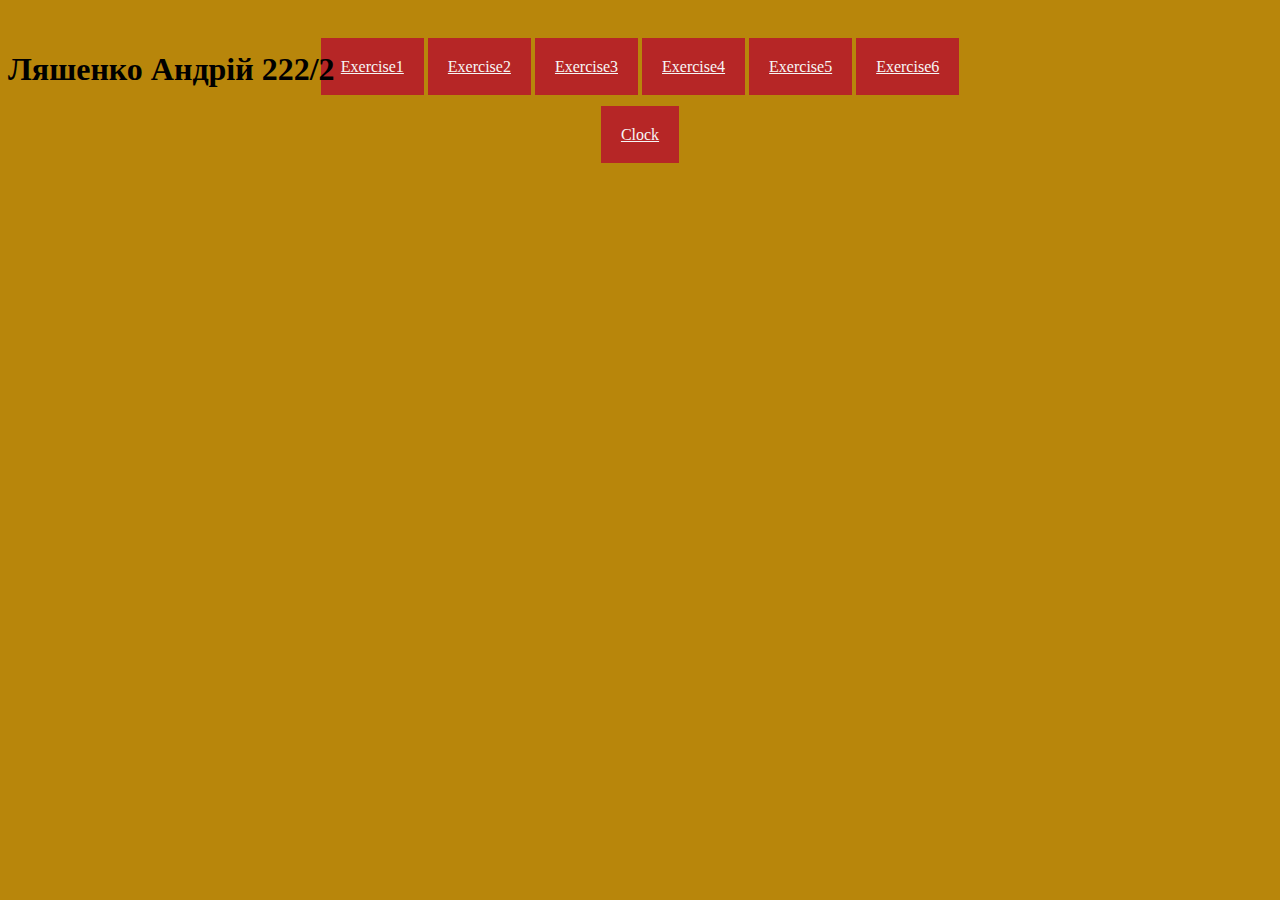
<file: index.html>
<!DOCTYPE html>
<html lang="en">
<head>
    <meta charset="UTF-8">
    <title>Title</title>
    <link href="style.css" rel="stylesheet" type="text/css">
</head>

</style>
</head>
<body>
    <div>
        <a href="Exercise1/Exercise1.html">Exercise1</a>
        <a href="Exercise2/Exercise1.html">Exercise2</a>
        <a href="Exercise3/index.html">Exercise3</a>
        <a href="Exercise4/index.html">Exercise4</a>
        <a href="Exercise5/index.html">Exercise5</a>
        <a href="svgMap/index.html">Exercise6</a>
    </div>
    <div><a href="canvas/index.html">Clock</a></div>

<h1>Ляшенко Андрій 222/2</h1>
</body>
</html>
</file>
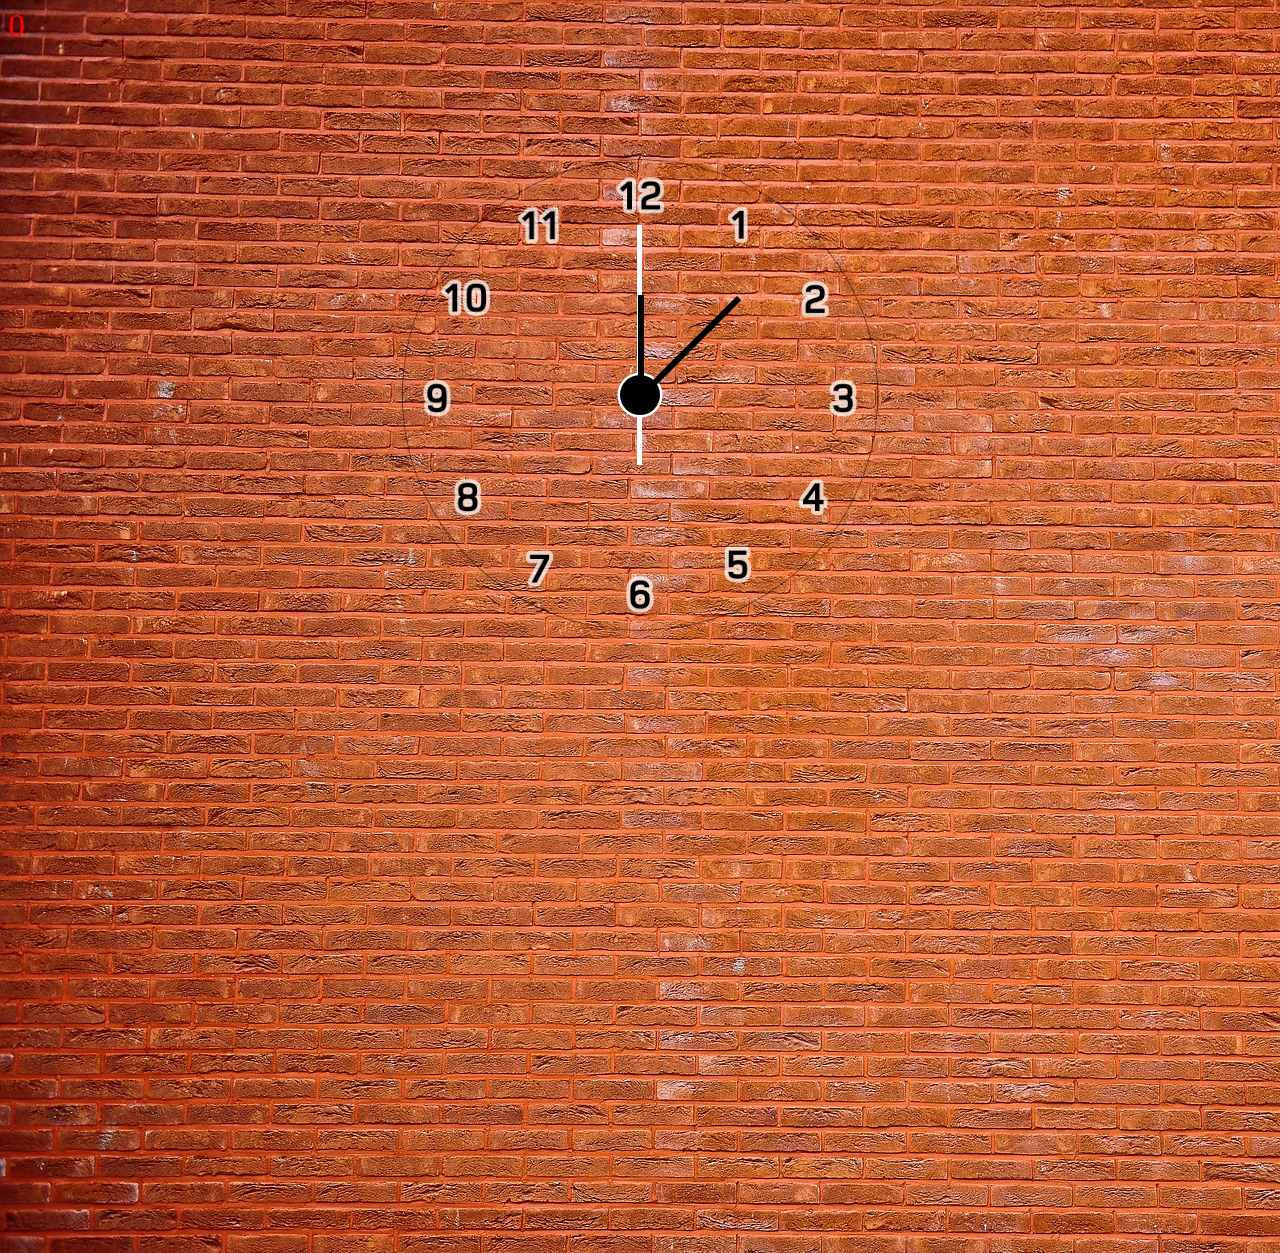
<file: canvas/index.html>
<!DOCTYPE html>
<html lang="en">
<head>
    <meta charset="UTF-8">
    <title>Clock</title>
    <link rel="stylesheet" href="style.css">
</head>
<body>

<div id="timer" style="color: red; font-size: 33px"></div>
<img src="image.png" width="500" height="700" alt="q">
<canvas class="canvas" id="canvas1"  width="500" height="500" > </canvas>
<canvas class="canvas" id="canvas2" width="500" height="500" > </canvas>
<canvas class="canvas" id="canvas3" width="500" height="500" > </canvas>
<script src="main.js"></script>
</body>
</html>
</file>
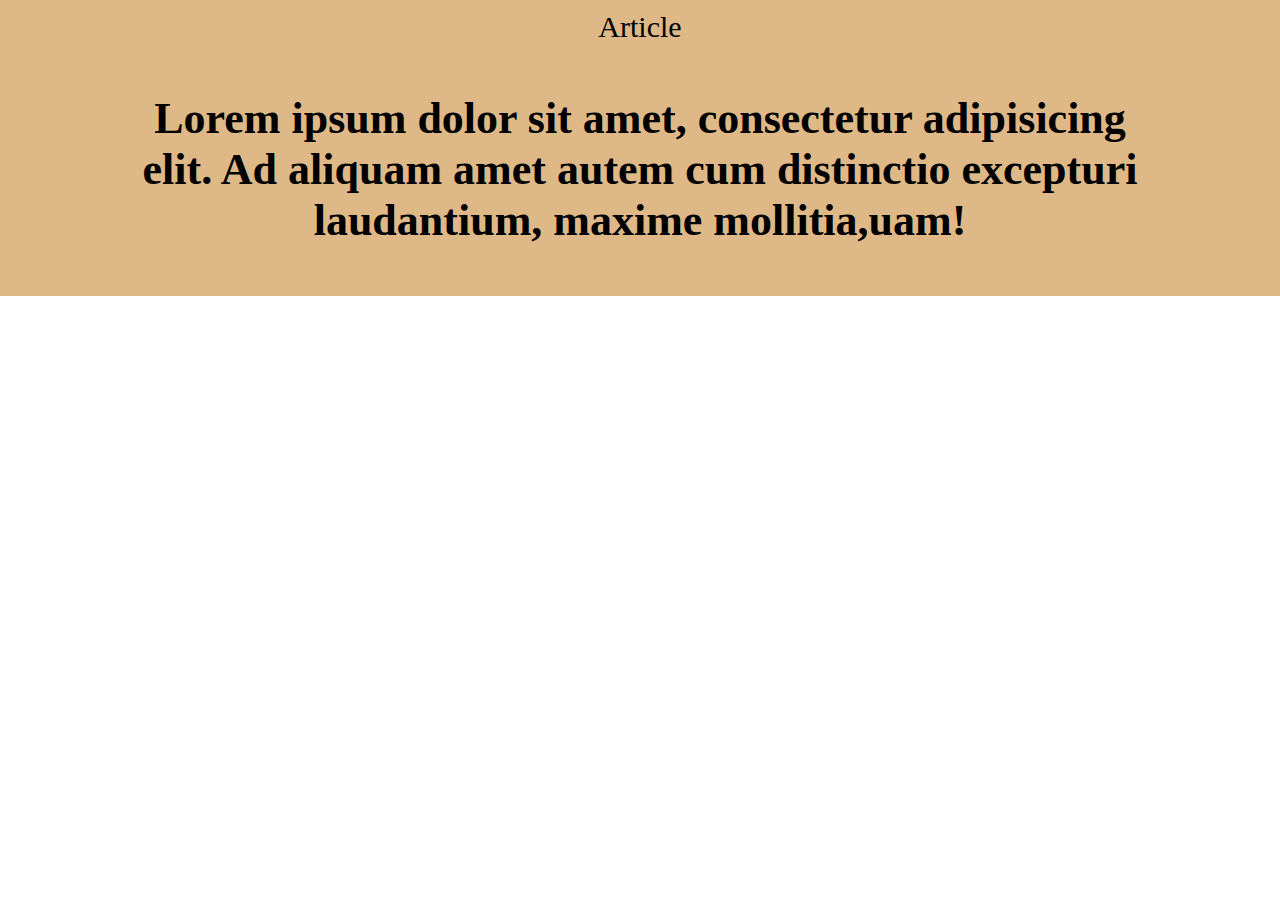
<file: Exercise3/index.html>
<!DOCTYPE html>
<html lang="en">
<head>
    <meta charset="UTF-8">
    <title>Title</title>
    <link href="style.css" rel="stylesheet" type="text/css">
</head>
</head>
<body>
    <div>
        <div id="article">Article</div>
        <div  id="content"><h1>Lorem ipsum dolor sit amet, consectetur adipisicing elit. Ad aliquam amet autem cum distinctio excepturi laudantium, maxime mollitia,uam!</h1></div>
    </div>

</body>
</html>
</file>
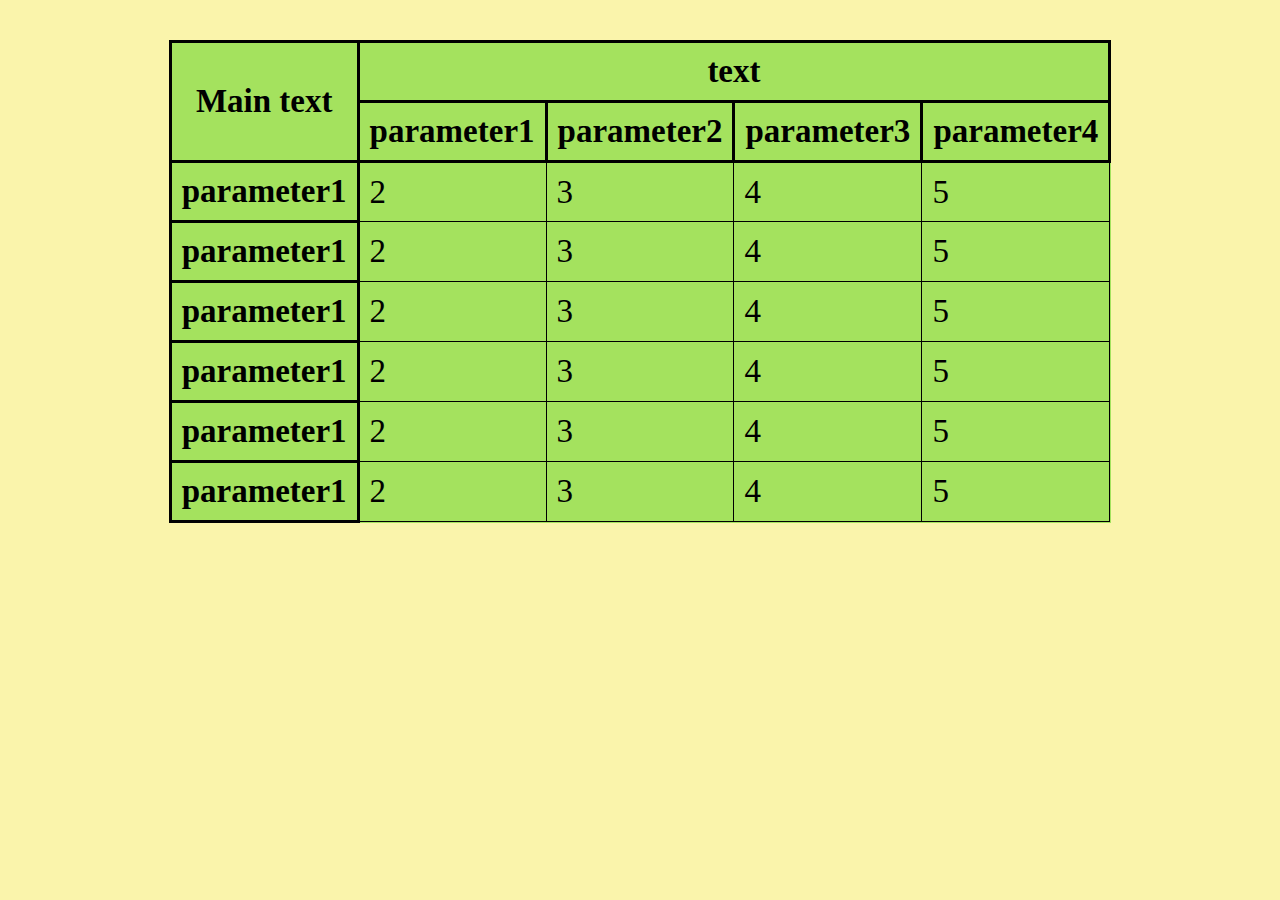
<file: Exercise4/index.html>
<!DOCTYPE html>
<html lang="en">
<head>
    <meta charset="UTF-8">
    <title>Title</title>
    <link href="style.css" rel="stylesheet" type="text/css">
</head>
</head>
<body>
    <table>
        <colgroup style="background-color: #b62626;">
            <col>
            <col style="background-color: #f6f6f6;">
            <col>
        </colgroup>
        <tbody>
            <tr>
                <th rowspan="2">Main text</th>
                <th colspan="4">text</th>
            </tr>
            <tr id="1">
                <th>parameter1</th>
                <th>parameter2</th>
                <th>parameter3</th>
                <th>parameter4</th>
            </tr>
            <tr>
                <th>parameter1</th>
                <td>2</td>
                <td>3</td>
                <td>4</td>
                <td>5</td>
            </tr>
            <tr>
                <th>parameter1</th>
                <td>2</td>
                <td>3</td>
                <td>4</td>
                <td>5</td>
            </tr>
            <tr>
                <th>parameter1</th>
                <td>2</td>
                <td>3</td>
                <td>4</td>
                <td>5</td>
            </tr>
            <tr>
                <th>parameter1</th>
                <td>2</td>
                <td>3</td>
                <td>4</td>
                <td>5</td>
            </tr>
            <tr>
                <th>parameter1</th>
                <td>2</td>
                <td>3</td>
                <td>4</td>
                <td>5</td>
            </tr>
            <tr>
                <th>parameter1</th>
                <td>2</td>
                <td>3</td>
                <td>4</td>
                <td>5</td>
            </tr>
        </tbody>
    </table>

</body>
</html>
</file>
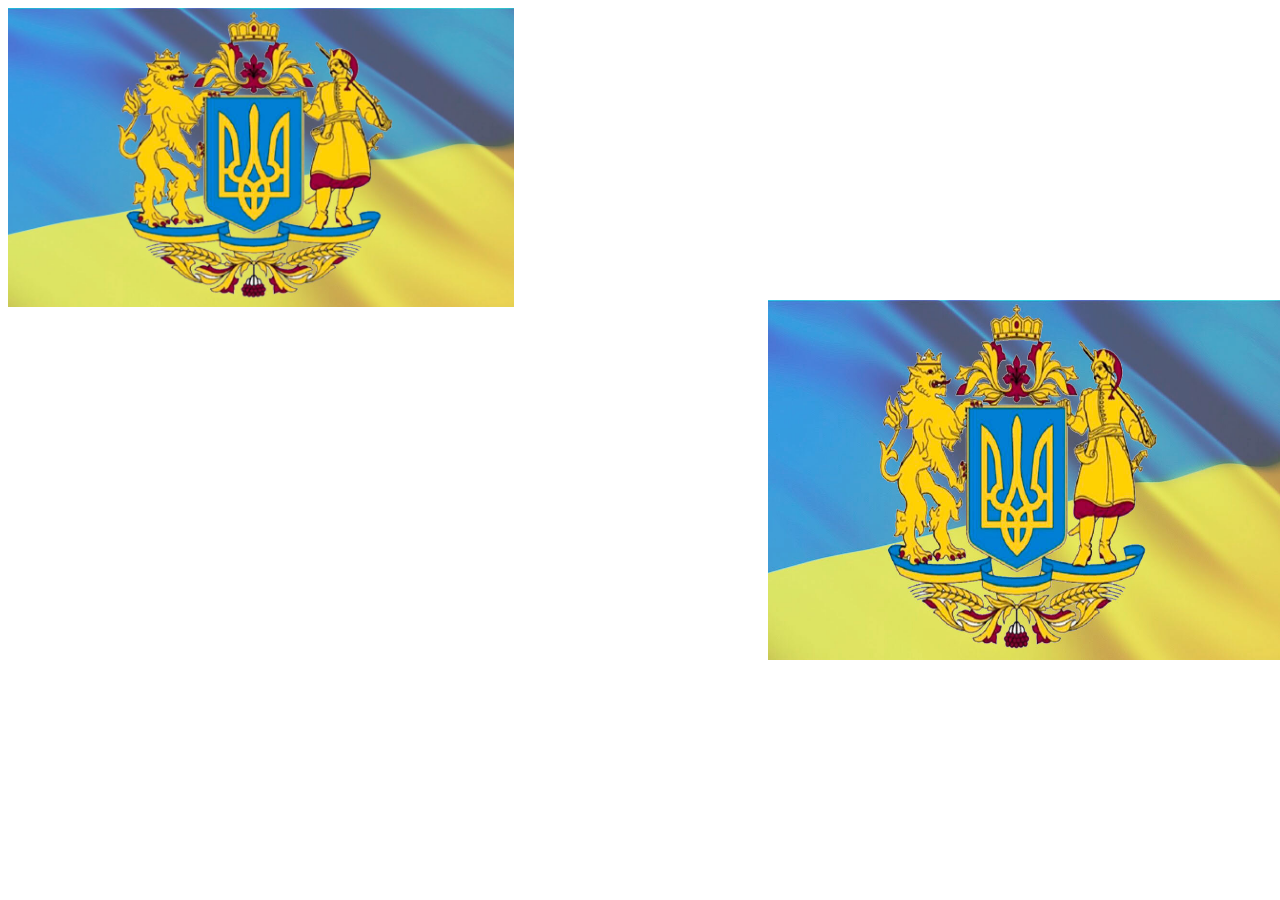
<file: Exercise5/index.html>
<!DOCTYPE html>
<html lang="en">
<head>
    <meta charset="UTF-8">
    <title>Title</title>
    <link href="style.css" rel="stylesheet" type="text/css">
</head>
</head>
<body>
<img src="image.png">
<img id="img2" src="image.png">
</body>
</html>
</file>
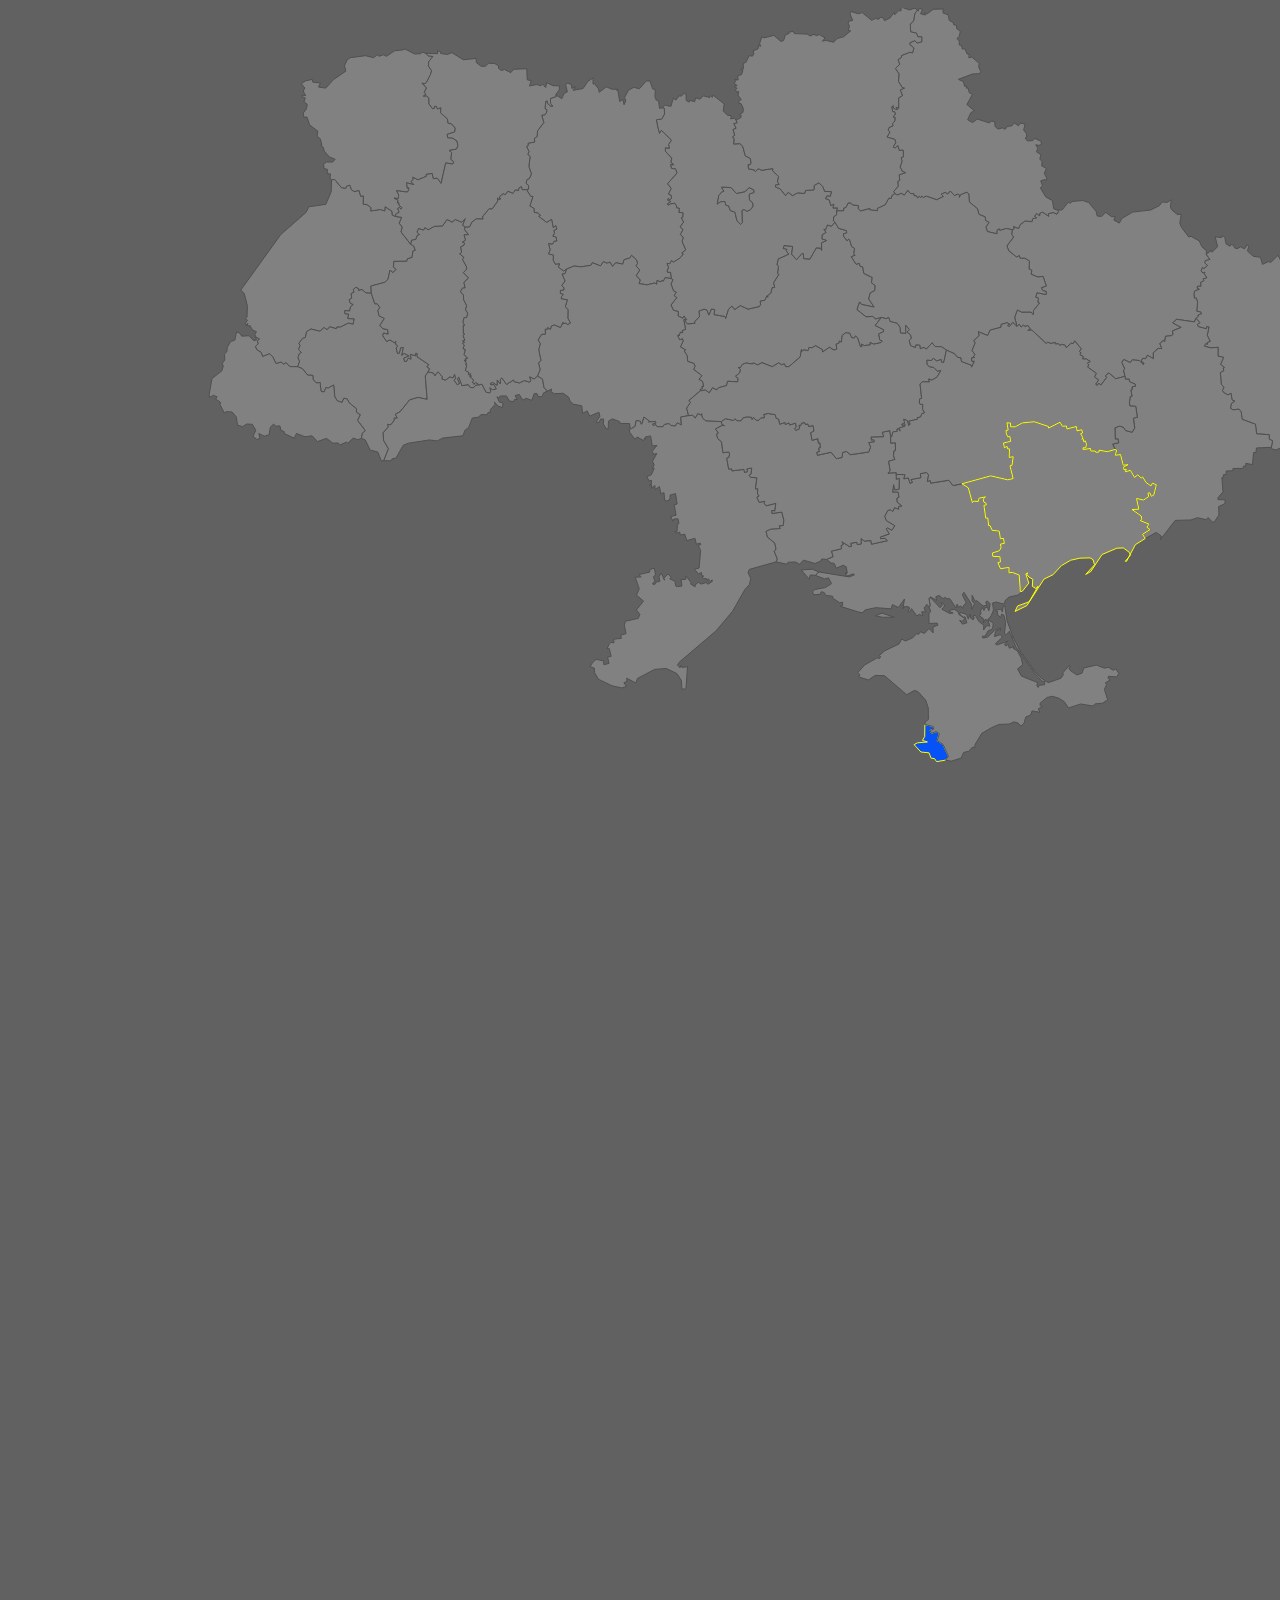
<file: svgMap/index.html>
<!DOCTYPE html>
<html lang="en">
<head>
    <meta charset="UTF-8">
    <title>Title</title>
    <link href="style.css" rel="stylesheet" type="text/css">
</head>
</head>
<body>

<!-- Svg зоображення взято з сайту: https://pixelmap.amcharts.com-->
<?xml version="1.0" encoding="UTF-8" standalone="no" ?>
<!DOCTYPE PUBLIC "-//W3C//DTD SVG 1.1//EN" "http://www.w3.org/Graphics/SVG/1.1/DTD/svg11.dtd">
<svg xmlns="http://www.w3.org/2000/svg" xmlns:xlink="http://www.w3.org/1999/xlink" width="1536" height="754" xml:space="preserve">

    <g>
            <g transform="translate(201.18911321140845,582.6616384464359) scale(1)">
                <g transform="translate(0,0) scale(1.8528075535714943)">
                    <path  cs="100,100" d="M386.26,387.29L390.7,388.26L391.03,389.75L388.96,390.43L389.92,391.99L392.34,391.04L394.03,392.05L392.92,395.98L396.06,397.94L399.01,404.43L397.42,406.46L397.42,406.46L392.59,407.28L391.53,405.64L389.64,405.43L388.49,402.53L384.15,402.09L380.46,398.1L382.33,397.13L387.63,396.67L384.95,395.79L386.17,393.81z" transform="translate(0,-315)" stroke-width="0.5397214611265956" fill="#0652F6FF" fill-opacity="1" stroke="#FFFF00FF" stroke-opacity="1" class="amcharts-map-area amcharts-map-area-UA-40" role="menuitem" aria-label="Sevastpol' City  " countryId="UA-40"></path>
                    <path cs="100,100" d="M490.96,359.66L489.75,361.56L485.35,361.23L485.13,362.3L486.36,363.11L483.65,364.76L484.35,365.7L483.14,368.26L484.93,373.89L482.12,375.77L478.27,376.08L477.01,377.26L470.34,376.16L463.78,378.31L461.56,374.99L458.72,373.12L455.14,372.01L452.25,372.62L448.43,375.77L448.5,376.99L449.72,377.6L447.46,378.76L448.34,380.67L444.15,379.89L443.38,382.14L440.76,383.16L439.75,386.63L438.14,388.1L436.42,386.35L434.24,385.84L431.83,386.98L426.24,387.19L422.16,388.99L417.01,392L413.34,398.05L413.28,399.69L411.88,399.46L409.98,401.71L407.19,402.29L405.83,405.38L400.51,407.03L397.42,406.46L397.42,406.46L399.01,404.43L396.06,397.94L392.92,395.98L394.03,392.05L392.34,391.04L389.92,391.99L388.96,390.43L391.03,389.75L390.7,388.26L386.26,387.29L386.26,387.29L386.41,385.88L388.19,384.52L388.12,378.38L386.73,374.17L382.91,369.82L380.77,368.8L376.44,371.16L364.51,360.91L359.45,360.73L355.85,363.18L350.54,361.62L351.21,360.28L350.05,359.24L353.71,355.15L360.55,351.24L361.76,351.66L362.4,350.57L361.65,349.95L364.64,347.47L372.34,343.73L373.74,341.11L375.74,342.17L379.49,340.55L381.98,338.13L382.78,338.64L384.02,337.17L386.02,338.09L388.41,335.43L390.75,337.77L390.65,334.62L393.37,333.59L392.88,332.5L388.53,332.71L388.44,327.54L389.39,326.07L388.47,323.55L388.47,323.55L389.17,323.3L388.44,319.06L389.43,318.89L389.43,318.89L394.49,324.22L395.75,322.79L394.95,321.49L396.21,321.6L396.92,323.26L395.46,325L399.71,327.36L401.51,327.05L399.25,326.1L399.66,325.51L402.25,325.13L404.29,326.47L404.65,327.89L407.84,330.04L406.33,331.61L404.97,331L406.63,333.09L408.97,332.33L407.85,328.97L407.1,329.41L405.06,327.71L405.31,326.74L408.83,327.82L409.69,330.38L410.68,327.63L411.06,329.93L412.42,330.67L412.89,329.33L412.15,328.77L413.54,328.27L415.34,331.53L418.05,333.73L417.97,336.24L419.66,333.84L421.3,334.15L420.36,330.67L423.19,332.5L422.82,335.57L420.31,336.76L418.87,339.52L417.18,339.62L417.61,340.59L420.08,340.07L423.84,336.48L427.07,335.11L427.23,336.67L426.41,336L424.37,337.1L423.83,339.81L427.03,338.69L428.06,340.14L424.31,343.63L425.07,344.34L431.26,342.16L429.35,343.71L429.82,344.91L431.19,344.01L431.87,346.06L434.25,345.26L434.07,346.28L436.25,347.5L438.29,351.43L439.09,354.96L436.32,357.22L438.34,361.06L447.25,364.69L446.61,366.1L447.38,367.23L448.03,366.03L450.89,365.79L451.01,364.06L449.44,363.87L445.67,359.62L435.53,345.55L433.36,340.51L433.36,340.51L433.92,340.22L433.92,340.22L437.67,347.52L445.66,358.58L449.06,362.28L452.91,364.65L459.7,362.24L461.02,360.4L460.68,359.42L464.09,355.52L464.88,355.87L463.96,356.74L464.71,358.09L468.32,360.5L471.08,359.55L472.07,356.72L478.85,355.16L483.13,356.82L485.33,356.38L487.94,357.96L489.35,357.24z" transform="translate(0,-315)" stroke-width="0.5397214611265956" fill="#818181" fill-opacity="1" stroke="#505050" stroke-opacity="1" class="amcharts-map-area amcharts-map-area-UA-43" role="menuitem" aria-label="Crimea  " countryId="UA-43"></path>
                    <path cs="100,100" d="M548.14,124.39L548.83,127.88L551,129.1L551.55,128.21L552.78,128.45L553.47,130.04L554.77,130.45L556.7,129.42L558.83,130.56L560.21,128.26L561.03,129.27L560.38,131.71L563.62,134.58L567.41,135.08L568.48,138.89L571.59,137.46L573.03,137.78L576.88,134.01L580.43,140.91L583.55,141.81L585.85,140.72L591.33,142.14L590.98,143.44L593,148.34L596.07,149.28L598.01,151.32L602.04,150.76L603.13,149.29L609.25,148.35L610.3,150.76L606.06,153.27L605.73,156.2L607.32,159.04L611.07,162.31L610.58,165.08L611.84,167.6L609.23,167.87L607.19,170.58L605.65,170.99L602.53,177.33L598.13,177.09L596.83,178.14L593.55,178.11L593.29,180.23L596.2,180.87L597.48,183.31L596.98,184.06L598.81,186.1L599.41,185.33L601.94,185.54L604.38,186.96L605.8,184.44L607.25,186.85L603.86,190.83L597.87,188.36L596.77,192.22L595.75,192.26L594.63,194.53L595.21,196.38L593.16,200.17L594.09,201.35L597.61,201.01L599.53,202.2L600.11,205.24L599.46,207.13L601.15,208.38L601.45,211.24L602.01,212.04L602.62,211.46L602.79,213.28L599.55,214.18L599.28,215.39L601.28,215.86L601.85,217.36L604.18,215.04L605.34,218.24L604.93,219.73L602.67,219.53L602.48,221.93L601.56,222.05L600.13,227.03L599.08,227.64L600.7,229.03L597.04,229.09L598.49,232.02L597.62,237.46L596.57,237.69L595.69,239.82L591.84,239.22L589.21,239.89L586.87,238.07L584.75,239.61L583.8,237.56L578.9,237.76L575.69,239.04L573.63,238.55L573.26,237.6L573.26,237.6L573.88,234.12L572.11,233.23L572.1,230.82L565.27,230.35L564.67,225.18L557.48,222.51L556.9,218.24L555.67,217.06L552.63,217.42L551.21,216.67L551.58,213.97L553.57,212.72L552.03,212.08L551.51,208.53L549.79,209.34L547.48,208.08L546.82,206.96L547.63,205.2L546.2,203.51L545.73,197.24L547.58,196.29L547.23,194.82L547.94,194.55L545.8,192.88L547.5,189.1L544.46,188.39L544.5,183.65L540.68,183.96L537.09,183.04L537.88,181.56L538.7,182.01L538.69,180.97L540.25,180.45L538.65,177.19L539.59,172.65L538.42,172.44L538.17,173.68L533.84,172.5L533.3,171.28L534.73,170.37L532.55,168.03L532.55,168.03L533.93,166.84L533.52,166.3L535.49,165.55L535.15,164.61L532.99,164.14L533.45,159.3L532.81,157.11L531.71,157.12L531.48,154.61L531.86,153.21L534.35,152.34L533.07,151.67L533.57,150.54L535.25,150.68L535.06,148.57L536.85,147.7L536.39,146.69L538.46,146.12L536.98,143.89L537.41,143.19L536.1,143.44L535.33,142.27L536.13,140.42L536.87,141.16L538.75,139.49L537.27,138.04L537.64,136.79L540.02,136.2L538.02,133.44L538.02,133.44L541.09,131.31L541.2,132.36L544.27,129.35L542.96,124.02L546.09,124.43L547.52,123.61z" transform="translate(0,-315)" stroke-width="0.5397214611265956" fill="#818181" fill-opacity="1" stroke="#505050" stroke-opacity="1" class="amcharts-map-area amcharts-map-area-UA-09" role="menuitem" aria-label="Luhans'k  " countryId="UA-09"></path>
                    <path cs="100,100" d="M337.77,116.17L339.77,119.45L343.93,120.66L344.12,121.94L342.36,122.36L342.52,123.89L344.38,126.21L345.08,125.2L345.68,125.68L346.74,129.23L348.32,130.26L347.93,133.22L348.62,134.02L346.56,134.74L349.13,138.82L350.92,138.35L351.36,139.98L352.7,140.17L353.32,143.75L357.86,145.99L357.48,148.87L359.46,150.3L359.25,152.99L356.77,154.36L355.96,157.55L358.9,161.95L352.14,160.52L351.06,159.17L349.64,163.27L354.52,167.17L358.1,166.96L359.64,168.29L362.8,167.51L362.8,167.51L359.48,171.89L364,174.12L363.99,175.25L361.39,176.38L361.89,179.62L363.33,180.24L362.42,181.17L358.68,181.97L356.72,181L356.81,182.36L353.55,182.74L352.11,181.91L352.39,183.28L351.5,183.32L349.88,178.43L348.85,177.52L348.15,178.69L346.75,178.49L345.69,176.06L343.46,175.84L341.7,177.18L341.19,180.88L340.12,180.29L339.84,181.54L338.38,181.97L338.73,184.68L337.17,185.16L334.75,183.67L331,186.2L331.02,184.95L327.25,182.78L325.32,183.94L323.73,183.72L323.22,185.48L321.01,185.06L319.6,186.01L319.72,184.68L318.97,188.9L312.88,194.09L311.13,194.17L310.46,192.62L308.88,193.08L307.36,192.03L303.91,194.14L298.33,191.94L296.01,193.19L293.61,192.02L293.33,192.68L289.64,192.13L287.68,192.97L286.73,194.59L285.6,194.53L286.76,195.76L286.33,197.45L284.09,199.26L285.45,200.41L285.26,202.33L279.81,201.98L279.27,204.29L274.79,205.52L273.95,206.67L271.66,205.53L269.94,208.23L267.75,206.73L265.02,207.19L265.02,207.19L265,206.28L266.2,205.98L265.85,204.8L266.79,204.83L266.27,202.07L264.33,200.97L265.89,198.95L261.43,195.57L262.23,193.9L261.62,192.37L258.27,191.28L257.94,188.14L256.41,185.67L257.03,185L254.33,183.46L255.8,180.21L255.43,179.06L254,179.66L252.83,177.5L253.13,176.87L253.56,177.56L254.34,175.39L255.56,175.79L255.36,174.5L257.12,173.98L256.1,168.71L257.13,168.44L257.13,168.44L257.84,168.6L256.86,169.59L258.15,171.02L262.18,170.69L261.88,169.93L264.61,167.09L264.33,164.08L267.08,163.06L268.62,163.5L269.72,166.24L271.05,162.97L272.9,163.28L272.5,166L278.36,167.02L278.75,168.01L280.17,163.24L282.12,161.34L283.66,163.27L286.66,161.12L290.84,163.08L296.86,161.66L297.65,160.51L297.29,158.69L299.82,158.32L300.95,155.89L301.48,156.63L301.33,155.77L303.12,154.48L303.77,151.46L305.16,151.39L304.58,148.89L307.43,144.3L306.72,143.9L307.26,139.94L306.41,139.25L307.08,135.99L312.73,133.43L311.4,131.5L311.8,130.8L309.79,130.45L310.31,128.73L314.91,129.23L314.37,133.42L316.99,136.4L319.94,133.04L320.7,133.09L320.86,135.78L324.21,136.08L327.64,130L330.08,130.17L330.52,131.3L330.47,127.23L333.22,126.01L330.69,125.23L330.81,122.86L332.91,121.69L331.68,119.95L332.65,120.23L333.63,117.62L335.75,118.32z" transform="translate(0,-315)" stroke-width="0.5397214611265956" fill="#818181" fill-opacity="1" stroke="#505050" stroke-opacity="1" class="amcharts-map-area amcharts-map-area-UA-71" role="menuitem" aria-label="Cherkasy  " countryId="UA-71" cursor="pointer"></path>
                    <path cs="100,100" d="M66.03,93.19L67.78,93.08L71.33,97.42L73.7,97.85L74.17,96.64L75.93,96.1L76.81,98.61L78.21,99.59L80.89,99L81.76,102.12L83.24,101.95L83.18,106.44L85.14,106.61L87.43,108.35L87.15,110.06L92.43,109.28L94.75,110.05L94.94,107.76L98.66,110.23L98.86,112.32L100.72,113.08L100.72,113.08L103.89,113.48L102.59,116.74L104.21,118.74L103.56,121.39L108.7,127.97L108.7,127.97L110.43,129L111.25,131.3L109.96,131.73L109.48,135.21L107,135.86L106.64,137.24L99.69,137.28L99.45,140.22L100.84,141.65L99.17,143.36L97.6,142.02L96.48,146.98L94.8,148.58L87.29,150.6L87.5,154.48L87.5,154.48L84.65,154.33L82.43,152.49L80.6,153.04L80.73,152.12L79.14,151.26L77.81,152.43L78.15,154L76.66,154.63L76.91,157.16L75.55,157.93L76.16,159.84L77.74,160.58L76.31,161.86L75.78,164.08L73.22,163.83L73.18,164.57L73.27,165.52L75.33,165.72L74.81,168.13L78.27,168.27L77.68,171.19L75.13,170.6L70.86,172.74L68.88,172.77L68.63,173.62L65.07,172.57L63.68,174.17L62.05,173L59.75,174.97L54.89,173.79L52.6,175.25L51.89,178.4L50.38,178.86L48.4,181.53L49.1,182.61L48.23,184.8L49.81,186.51L48.67,187.04L47.98,189.21L48.8,191.28L47.79,194.14L47.79,194.14L43.53,194.07L41.47,191.98L40.23,192.79L38.87,191.69L36.04,192.42L34.32,188.73L32.53,187.15L28.83,188.65L28.06,186.43L25.63,184.88L24.93,183.2L26.45,181.72L25.9,180.07L27.11,179.23L25.19,178.15L25.19,178.15L24.65,176.72L25.48,175.18L23.45,174.39L22.09,172.02L20.39,171.97L20.95,170.74L19.71,171.67L19.32,171.13L20.65,169.05L19.57,168.26L20.41,167.38L20.63,161.48L18.98,154.64L17.05,152.75L38.64,122.79L52.36,110.77L53.73,107.81L62.96,106.51L65.89,99.59z" transform="translate(0,-315)" stroke-width="0.5397214611265956" fill="#818181" fill-opacity="1" stroke="#505050" stroke-opacity="1" class="amcharts-map-area amcharts-map-area-UA-46" role="menuitem" aria-label="L'viv  " countryId="UA-46" cursor="pointer"></path>
                    <path cs="100,100" d="M47.79,194.14L48.8,191.28L47.98,189.21L48.67,187.04L49.81,186.51L48.23,184.8L49.1,182.61L48.4,181.53L50.38,178.86L51.89,178.4L52.6,175.25L54.89,173.79L59.75,174.97L62.05,173L63.68,174.17L65.07,172.57L68.63,173.62L68.88,172.77L70.86,172.74L75.13,170.6L77.68,171.19L78.27,168.27L74.81,168.13L75.33,165.72L73.27,165.52L73.18,164.57L73.22,163.83L75.78,164.08L76.31,161.86L77.74,160.58L76.16,159.84L75.55,157.93L76.91,157.16L76.66,154.63L78.15,154L77.81,152.43L79.14,151.26L80.73,152.12L80.6,153.04L82.43,152.49L84.65,154.33L87.5,154.48L87.5,154.48L89.4,160.19L90.63,160.12L92.16,162.13L91.07,163.75L91.69,166.66L94.56,168.09L92.14,171.82L93.63,173.54L96.34,174.14L96.61,176.57L94.09,175.97L93.69,177.42L95.78,180.55L97.52,179.64L99.96,181.17L100.79,180.36L100.6,182L101.85,183.01L100.89,184.01L101.62,186.9L102.61,186.84L103.3,183.93L104.81,183.68L103.94,187.98L105.2,186.94L107.91,188.33L105.07,189.51L105.48,191.22L106.4,191.31L107.54,189.42L108.88,190.06L108.57,187.43L111.43,188.21L111.36,186.92L112.22,186.97L112.28,188.81L118.55,193.03L117.51,194.2L118.95,195.17L118.17,196.94L118.17,196.94L116.64,199.13L117.66,211.76L112.75,210.71L108.2,212.03L103.07,218.39L100.5,219.74L101.51,221.87L99.75,221.92L100,222.85L98.06,225.47L96.38,225.25L96.67,226.71L93.92,229.72L94.1,233.83L96.76,238.39L94.22,244.84L94.22,244.84L92.92,245L91.03,240.19L86.89,239.13L84.25,233.66L82.14,232.73L82.14,232.73L82.54,230.09L84.23,228.63L80.05,223.08L81.52,220.05L79.47,218.7L79.45,216.83L75.4,213.45L74.5,211.51L72.72,211.14L71.7,213.41L69.11,212.52L67.78,210.38L67.17,204.01L64.26,205.66L62.97,205.42L62,207.8L60.36,207.38L59.83,202.6L57.94,202.98L56.12,201.12L55.92,198.8L53.12,198.65L50.36,195.2z" transform="translate(0,-315)" stroke-width="0.5397214611265956" fill="#818181" fill-opacity="1" stroke="#505050" stroke-opacity="1" class="amcharts-map-area amcharts-map-area-UA-26" role="menuitem" aria-label="Ivano-Frankivs'k  " countryId="UA-26" cursor="pointer"></path>
                    <path cs="100,100" d="M359.64,328.58l3.49,-1.44l6.65,2.23l-6.47,-0.03L359.64,328.58zM429.44,323.42l1.27,8.04l3.21,8.76l0,0l-0.55,0.29l0,0l-1.52,-3.62l-1.58,1.88l-1.05,-0.55l0.65,-6l-0.93,-4l-1.26,-0.56l-0.54,2.01l-1.72,-1.99l0.07,-1.55l-1.3,-0.52l3.04,-0.67l0.92,1.63l0.31,-3.13L429.44,323.42zM370.78,252.26l4.77,0.12l-0.61,2.23l2.39,-0.48l0.94,2.96l1.27,-0.54l-0.8,-1.51l5.37,-1.02l-0.3,-2.14l3.42,-0.69l1.05,1.38l-0.64,3.48l1.51,-0.51l0.29,1.43l9.73,-1.56l2.3,2.88l4.79,-0.96l0,0l3.47,2.16l2.2,8.02l0.77,-0.79l2.45,0.15l0.45,-1.79l3.42,-0.67l-1.24,1.15l0.34,1.66l1.24,0.63l0.12,0.81l-1.31,0.24l0.98,7l1.11,-0.1l0.48,4.17l0.76,-0.1l1.09,2.52l3.86,0.52l0.58,4.06l1.73,-0.15l0.41,2.67l-2.04,0.31l0.27,2.12l-0.96,1.56l-3.73,1.17l0.27,1.82l3.81,0.21l0.32,2.81l-1.44,0.41l1.47,3.28l4.53,-0.72l0.03,2.95l1.8,-0.27l3.72,1.45l0.61,8.94l0.97,-0.09l0,0l-2.25,1.96l-4.7,1l-2.14,1.75l-0.69,2.1l-4.32,-1.11l-1.92,0.52l0.53,3.8l-1.25,3.13l-2.09,2.4l-1.1,-0.53l-1.05,1.88l-0.03,-2.28l-2.08,-1.46l0.53,-0.78l0.37,-0.28l-0.3,-1.61l1.1,-1.95l0.76,1.77l0.42,-1.38l1.41,-0.57l0.82,2.12l0.7,-3.83l-1.55,-1.57l-0.83,0.54l0.56,1.81l-2.05,0.42l-3.29,-2.85l-0.99,0.25l-1.62,-3.22l0.04,3.21l1.32,1.4l-1.49,2.97l-0.11,-2.63l-4.13,-6.53l-1,1.42l0.24,0.23l1.98,3.97l-1.63,1.77l-0.34,1.25l-1.03,-1.29l-1.13,0.76l-0.8,-1.71l-0.66,2l-3.34,-5.04l-1.74,0.13l-0.52,-0.81l-1.38,0.69l-2.12,-1.69l-1.75,0.7l0.54,2.04l-3.43,-2l0.15,0.59l0,0l-0.98,0.17l0.73,4.23l-0.7,0.25l0,0l-1.13,-1.16l-1.48,1.96l0.81,2.08l-2.16,0.01l0.65,2.23l-1.93,-0.91l-1.24,0.93l-2.96,-3.99l-0.95,1.74l-0.85,-0.14l0.85,-2.05l-0.79,-0.59l-2.24,0.03l-0.63,1.15l0.84,-5.3l-3.29,4.54l-3.25,-1.57l-0.62,2.3l-8.29,-0.64l-5.58,1.17l-1.9,1.62l-1.73,-0.4l-9.89,-3.09l1.17,-0.48l0,-1.8l-1.53,0.38l-3.49,-2.32l-0.47,-1.29l-3.48,-0.32l-1.05,-1.7l-1.51,-0.33l-0.65,1.36l-3.35,0.23l-0.75,-1.53l1.11,-1.27l5.77,-1.05l3.41,-2.14l-1.62,-3.13l-2.03,0.62l-4.98,-1.94l0,0l1.71,-1.85l0,0l16.53,2.66l2.74,-1.11l-0.7,-0.53l-2.84,1.12l-1.17,-0.77l0.7,-0.57l-1.05,-0.2l1.24,-0.08l-0.62,-3.31l-1.66,-0.85l-3.66,1.64l-1.2,-2.69l-1.66,-0.11l-2.36,-1.99l0,0l3.46,-1.48l-0.95,-2.93l5.48,-1.33l-0.21,-1.72l1.24,-0.63l-0.83,-1.44l4.17,2.65l0.91,-0.09l-0.25,-1.72l3.28,-0.54l0.23,1.22l2.09,-0.27l-0.04,-2.93l1.79,1.33l3.57,-0.26l0.26,1.95l8.51,-1.87l-1.11,-1.27l-2.53,0.17l-0.1,-0.87l4.82,-1.72l-1.7,-2.69l0.68,-0.61l2.43,1.34l1.54,-2.41l-4.59,-2.81l-0.84,-2.32l1.68,-3.18l1.59,-0.33l1.11,0.91l0.96,-2.05l2.16,0.8l0.06,-1.46l1.65,-0.25l-2.57,-2.16l-0.06,-2.06l1.09,-0.49l-0.42,-2.77l-2.99,0.06l0.59,-4.09l0.67,2.81l2.23,-0.34l0.16,-5.89l-1.66,0.62L370.78,252.26z" transform="translate(0,-315)" stroke-width="0.5397214611265956" fill="#818181" fill-opacity="1" stroke="#505050" stroke-opacity="1" class="amcharts-map-area amcharts-map-area-UA-65" role="menuitem" aria-label="Kherson  " countryId="UA-65"></path>
                    <path cs="100,100" d="M519.27,104.03L518.8,108.01L519.47,109.41L522.52,112.01L524.63,111.84L523.87,116.73L524.82,119.02L528.64,124.07L530.05,123.8L534.32,126.23L535.77,129.35L538.39,131.75L538.02,133.44L538.02,133.44L540.02,136.2L537.64,136.79L537.27,138.04L538.75,139.49L536.87,141.16L536.13,140.42L535.33,142.27L536.1,143.44L537.41,143.19L536.98,143.89L538.46,146.12L536.39,146.69L536.85,147.7L535.06,148.57L535.25,150.68L533.57,150.54L533.07,151.67L534.35,152.34L531.86,153.21L531.48,154.61L531.71,157.12L532.81,157.11L533.45,159.3L532.99,164.14L535.15,164.61L535.49,165.55L533.52,166.3L533.93,166.84L532.55,168.03L532.55,168.03L531.69,169.93L522.02,168.52L520.06,170.51L524.57,172.89L519.85,174.81L520.21,176.64L519.31,177.34L516.13,177.72L515.68,180.58L514.69,180.02L513.07,181.74L514.15,184.33L512.15,184.26L509.58,186.5L509.54,189.8L506.39,187.93L505.35,189.82L503.87,189.61L502.93,191.02L504.54,192.24L504.14,193.07L501.97,190.8L498.18,190.42L497.04,191.9L493.58,190.24L492.57,191.79L494.16,195.33L493.45,195.98L494.28,199.34L494.28,199.34L489.24,200.63L485.56,197.5L483.79,198.91L484.38,199.95L481.22,204.09L480.21,203.02L479.28,204.22L478.41,203.58L480,201.28L477.79,199.63L478.81,197.66L474.07,194.31L474.7,193.07L473.93,192.19L475.49,191.29L473.37,189.97L471.39,189.97L471.74,188.61L469.89,187.67L470.56,186.67L469.66,185.92L470.66,184.45L467.15,180.2L466.31,181.69L465.28,181.44L462.59,183.87L461.99,182.56L459.84,182.04L459.34,182.8L458.45,181.77L456.67,181.89L456.59,181.01L454.41,181.61L452.54,180.92L451.75,181.65L444.04,174.35L441.79,174.52L443.11,173.69L441.9,171.93L440.19,172.43L439.52,171.63L438.24,172.76L437.17,171.18L435.99,172.47L435.99,172.47L434.74,167.38L436.21,163.46L438.44,164.65L443.51,164.61L444.76,165.96L444.9,163.76L448.1,159.75L447.19,159.37L447.63,157.14L446.06,156.6L446.74,154.21L451.68,155.16L451.79,153.62L449.9,152.95L449.09,151.52L451.83,150.58L450.04,145.35L447.31,145.76L443.59,144.22L443.98,142.12L442.47,141.36L442.72,137.1L440.23,135.64L437.71,135.62L437.22,134.22L435.69,134.94L431.47,131.48L430.55,128.88L434.14,124.14L433.15,122.79L433.39,120.17L433.39,120.17L434.43,119.81L434.06,118.46L436.84,119.48L437.75,117.4L440.45,115.42L444.1,115.83L444.39,114.27L446.52,113.72L445.42,112.97L446.54,111.41L448.26,112.66L448.2,111.41L449.73,110.68L453.11,112.9L452.87,111.54L455.45,110.88L457.59,111.78L458.41,110.21L457.8,109.65L457.8,109.65L460.4,109.46L463.6,105.4L464.83,105.92L465.5,104.95L471.47,104.44L474.66,105.49L478.72,110.35L479.28,112.8L481.66,113.03L483.87,110.87L487.08,113.15L489.07,113.17L488.27,115.02L491.23,116.63L492.57,114.12L498.4,110.68L508.13,109.55L512.9,107.17L514.36,105.2L517.04,105.43z" transform="translate(0,-315)" stroke-width="0.5397214611265956" fill="#818181" fill-opacity="1" stroke="#505050" stroke-opacity="1" class="amcharts-map-area amcharts-map-area-UA-63" role="menuitem" aria-label="Kharkiv  " countryId="UA-63" cursor="pointer"></path>
                    <path cs="100,100" d="M118.17,196.94L121.02,197.5L121.81,199L123.48,196.84L125.85,199.54L125.7,200.81L127.66,201.34L129.91,199.58L131.46,200.17L132.47,198.28L132.99,200.37L132.25,201.51L133.95,203.88L135.04,203.12L133.98,200.74L134.7,199.68L136.43,204.36L139.82,203.77L140.95,205.35L142.69,205.41L144,204.01L145.74,203.87L145.74,203.87L147.19,203.52L149.45,207.9L151.06,208.23L151.96,207.71L151.45,205.42L153.03,206.53L154.95,206.09L153.58,203.72L151.93,203.97L151.75,203.02L153.04,202.65L155.39,204.15L155.43,201.29L157.14,203.42L157.11,200.9L157.97,200.16L160.5,203.69L164.25,201.28L164.57,202.18L167.46,202.87L170.13,201.58L172.89,202.47L173.53,201.56L172.89,199.54L175.41,200.72L177.18,199.15L177.18,199.15L179.87,200.71L180.77,205.39L182.6,207.3L182.6,207.3L180.52,208.2L179.61,210.29L177.67,210.3L176.97,208.69L175.38,208.68L174.15,212.3L171.1,211.18L169.24,212.18L167.35,209.1L165.09,209.7L166.2,211.83L164.64,211.88L164.33,212.98L162.07,212.68L160.4,209.88L157.1,209.93L156.26,210.93L155.32,210.37L156.6,213.19L158.53,213.71L158.28,216.25L155.81,215.28L153.91,213.15L154.34,214.53L151.71,217.25L151.72,219L150.57,218.67L150.07,220.02L146.61,220.01L145.53,221.31L142,221.83L140.03,226.95L137.96,228.5L136.98,231.39L125.99,232.65L123.09,234.19L118.78,233.65L107.48,235.42L104.71,236.54L100.82,243.44L98.73,243.84L98.21,244.92L94.22,244.84L94.22,244.84L96.76,238.39L94.1,233.83L93.92,229.72L96.67,226.71L96.38,225.25L98.06,225.47L100,222.85L99.75,221.92L101.51,221.87L100.5,219.74L103.07,218.39L108.2,212.03L112.75,210.71L117.66,211.76L116.64,199.13z" transform="translate(0,-315)" stroke-width="0.5397214611265956" fill="#818181" fill-opacity="1" stroke="#505050" stroke-opacity="1" class="amcharts-map-area amcharts-map-area-UA-77" role="menuitem" aria-label="Chernivtsi  " countryId="UA-77" cursor="pointer"></path>
                    <path cs="100,100" d="M336.71,108.5l0.48,-2.14l-1.68,0.78l-0.86,-3.06l-1.93,-0.66l0.61,-1.38l1.98,0.1l0.62,-2.5l-3.73,-0.16l-1.04,-2.68l-2.15,-1.9l-2.49,1.39l-0.13,2.39l-4.52,0.3l-0.53,1.66l-3.68,-0.38l-2.82,1.52l-2.37,-1.77l-1.39,1.78l-2.82,-3.6l-2.62,-1.08l0.02,-1.06l1.98,-0.21l-0.92,-1.61l0.61,-2.72l-3.21,-3.06l0.07,-1.27l-5.91,0.94l-2.05,-0.86l-1.32,1.55l-0.7,-0.61l0.1,-0.24l-3.23,-0.62l-0.18,-2.34l0.99,0.24l0.6,-1.13l-0.41,-2.33l-2.73,-1.47l-1.44,-5.16l-1.45,-1.42l-3.36,0.21l0.24,-2.76l-0.8,-1.12l1.09,-0.85l-0.92,-3.08l1.67,-0.66l-1.19,-2.53l1.79,-0.45L284.37,61l-1.09,-1.01l-1.81,0.41l0.3,-1.8l-2,-0.15l-2.37,-2.39l0.58,-3.75L272,47.57l-0.42,1.2l-1.19,-0.99l-0.28,1.05l-3.48,-0.89l-1.7,1.8l-2.38,-0.72l-0.59,2.11l-2.49,-0.77l-0.39,0.96l-1.64,-0.86l-0.03,-3.1l-0.95,-0.79l-1.6,1.47l-1.22,-0.11l-1.69,2.27l-1.47,-0.95l-1.29,4.41l-3.05,-0.73l-1.75,1.44l1.2,0.31l0.15,2.99l-1.46,2.71l-2.96,0.48l0.92,4.56l0.8,2.84l1.03,-1.69l5.4,5.28l-1.54,2.39l0.42,2.03l-2.12,-0.4l-0.05,1.94l3.43,3.77l-0.46,2.27l1.66,1.25l-1.83,-0.03l0.54,2.08l2.11,0.17l0.87,2.24l-5.15,5.84l1.99,2.43l-1.48,3.13l1.52,0.76l0.14,1.51l-0.9,0.67l-0.93,-0.59l-0.23,0.94l1.72,0.73l-1.92,1.2l0.53,0.83l1.02,-0.69l2.51,-0.43l0.91,1.33l0.04,1.15l1.58,0.31l-0.4,2.14l2.29,0.26l-0.17,2.36l-0.78,0.3l1.23,2.33l-1.89,2.54l1.61,1.53l-1.48,2.53l1.59,1.86l-0.66,1.95l1.99,4.57l-2.14,1.68l0.79,0.44l-1.48,2.09l-3.77,2.35l-1.11,-0.81l-0.85,1.68l-1.55,-0.12l0.84,2.25l-0.8,1.79l0.3,0.81l1.59,0.02l0.35,3.29l0.96,0.67l-1.08,2.19l1.39,3.83l1.48,0.76l-1.18,1.7l1.46,1.17l-3.16,3.98l1.31,2.74l2.73,0.87l-0.25,2.18l2.56,1.32l0.8,-1.2l0.76,1.69l0.72,0.16l-0.98,0.99l1.29,1.43l4.02,-0.33l-0.3,-0.75l2.73,-2.84l-0.27,-3.01l2.74,-1.02l1.54,0.44l1.1,2.74l1.32,-3.27l1.85,0.31L272.5,166l5.87,1.01l0.39,0.99l1.42,-4.77l1.95,-1.9l1.54,1.92l3,-2.15l4.17,1.96l6.02,-1.42l0.79,-1.15l-0.36,-1.82l2.54,-0.38l1.13,-2.43l0.53,0.75l-0.16,-0.87l1.79,-1.29l0.65,-3.02l1.39,-0.06l-0.58,-2.5l2.85,-4.59l-0.71,-0.4l0.54,-3.96l-0.85,-0.69l0.67,-3.26l5.65,-2.56l-1.33,-1.93l0.4,-0.7l-2.01,-0.35l0.52,-1.73l4.6,0.51l-0.54,4.18l2.62,2.98l2.95,-3.35l0.76,0.05l0.16,2.69l3.35,0.3l3.43,-6.08l2.45,0.17l0.44,1.13l-0.05,-4.07l2.75,-1.22l-2.54,-0.78l0.13,-2.37l2.1,-1.17l-1.23,-1.74l0.97,0.28l0.98,-2.61l2.12,0.7l2.02,-2.15l-0.91,-1.01l0.32,-2.01l1.42,-0.95l0.12,-2.25l0.38,-1.54L336.71,108.5zM293.94,100.18l-2.19,0.61l-0.32,0.61l0.19,2.83l1.68,1.51l0.19,1.81l-1.35,1.81l-1.93,0.91l-1.55,-1.01l-1.16,0.5l0.26,6.54l-0.9,1l-2,-1.91l-1.1,-4.73l-2.51,-0.81l-0.84,-2.52l-1.55,-0.4l-0.45,-2.02l-2.58,0.2l-1.61,1.21l0.84,-4.64l1.55,-1.82l1.22,-0.4l-1.35,-2.23l5.09,0.2l3.03,3.24l4.45,-0.91l2.45,-2.23l2.45,1.21V100.18z" transform="translate(0,-315)" stroke-width="0.5397214611265956" fill="#818181" fill-opacity="1" stroke="#505050" stroke-opacity="1" class="amcharts-map-area amcharts-map-area-UA-32" role="menuitem" aria-label="Kyiv  " countryId="UA-32" cursor="pointer"></path>
                    <path cs="100,100" d="M108.7,127.97L109.21,125.78L111.47,125.4L112.21,123.21L113.43,122.81L112.11,121.49L113,119.48L115.68,120.35L116.42,119.03L118.17,120.21L121.54,118.36L125.91,118.15L128.39,114.65L131.11,116.06L132.84,114.68L136.26,116.12L138.25,114.16L136.83,117.75L138.2,118.68L138.2,118.68L137.82,120.11L140,122.84L137.54,123.01L138.41,125.77L136.73,126.89L137.87,127.32L137.52,128.57L135.74,129.47L136.28,132.37L135.23,133.22L137.54,135.12L136.74,136.23L138.82,139.97L139.01,141.49L137.2,143.33L140.01,146.21L137.51,148.62L138.14,151.63L136.7,151.71L135.57,153.73L137.23,155.32L137.32,157.95L138.97,161.13L138.4,163.34L139.55,165.26L138.99,167.6L137.61,167.58L136.97,170.02L137.87,171.83L137.15,171.94L137.22,176.28L138.01,176.48L137,177.39L138.02,179.83L136.77,180.34L137.93,180.99L136.74,181.56L137.76,182.52L136.98,184.34L138.28,184.79L137.6,187.55L139.49,189.56L138.39,189.75L138.71,190.93L137.78,190.56L139.04,192.79L138.3,192.85L139,193.66L138.28,196.19L140.08,197.12L139.92,198.28L141.19,197.9L140.54,198.74L141.67,199.19L140.66,199.55L142.88,201.37L142.14,202.3L142.93,203.62L143.7,202.55L145.74,203.87L145.74,203.87L144,204.01L142.69,205.41L140.95,205.35L139.82,203.77L136.43,204.36L134.7,199.68L133.98,200.74L135.04,203.12L133.95,203.88L132.25,201.51L132.99,200.37L132.47,198.28L131.46,200.17L129.91,199.58L127.66,201.34L125.7,200.81L125.85,199.54L123.48,196.84L121.81,199L121.02,197.5L118.17,196.94L118.17,196.94L118.95,195.17L117.51,194.2L118.55,193.03L112.28,188.81L112.22,186.97L111.36,186.92L111.43,188.21L108.57,187.43L108.88,190.06L107.54,189.42L106.4,191.31L105.48,191.22L105.07,189.51L107.91,188.33L105.2,186.94L103.94,187.98L104.81,183.68L103.3,183.93L102.61,186.84L101.62,186.9L100.89,184.01L101.85,183.01L100.6,182L100.79,180.36L99.96,181.17L97.52,179.64L95.78,180.55L93.69,177.42L94.09,175.97L96.61,176.57L96.34,174.14L93.63,173.54L92.14,171.82L94.56,168.09L91.69,166.66L91.07,163.75L92.16,162.13L90.63,160.12L89.4,160.19L87.5,154.48L87.5,154.48L87.29,150.6L94.8,148.58L96.48,146.98L97.6,142.02L99.17,143.36L100.84,141.65L99.45,140.22L99.69,137.28L106.64,137.24L107,135.86L109.48,135.21L109.96,131.73L111.25,131.3L110.43,129z" transform="translate(0,-315)" stroke-width="0.5397214611265956" fill="#818181" fill-opacity="1" stroke="#505050" stroke-opacity="1" class="amcharts-map-area amcharts-map-area-UA-61" role="menuitem" aria-label="Ternopil'  " countryId="UA-61" cursor="pointer"></path>
                    <path cs="100,100" d="M207.17,41.57L208.02,41.45L210.13,44.11L210.48,46.02L214.37,43.08L217.28,44.32L220.72,44.42L219.8,44.86L220.55,44.85L221.55,50.98L223.37,49.96L223.89,52.72L224.87,50.74L224.19,48.85L226.29,44.89L229.13,43.36L232.19,44.14L235.86,39.96L237.86,39.87L239.37,44.21L240.79,44.55L240.59,48.38L241.29,50.23L242.52,50.62L243.09,54.72L244.4,54.38L244.4,54.38L245.6,54.7L245.75,57.68L244.29,60.39L241.33,60.87L242.25,65.43L243.04,68.26L244.07,66.57L249.47,71.85L247.92,74.24L248.35,76.27L246.23,75.87L246.18,77.81L249.61,81.58L249.15,83.86L250.81,85.1L248.97,85.07L249.52,87.15L251.62,87.32L252.5,89.56L247.35,95.4L249.34,97.83L247.86,100.97L249.38,101.73L249.52,103.24L248.62,103.91L247.68,103.32L247.45,104.26L249.16,104.99L247.24,106.2L247.77,107.03L248.79,106.34L248.79,106.34L251.12,105.9L252.21,107.24L252.21,107.24L252.25,108.39L253.83,108.7L253.43,110.84L255.72,111.1L255.55,113.46L254.77,113.76L256,116.09L254.11,118.63L255.72,120.16L254.24,122.69L255.83,124.55L255.17,126.5L257.16,131.07L255.02,132.75L255.82,133.19L254.34,135.28L250.57,137.63L249.46,136.82L248.61,138.5L247.06,138.39L247.89,140.64L247.1,142.43L247.4,143.24L248.99,143.26L249.34,146.54L249.34,146.54L246.04,146.08L245.14,148.02L244.3,147.59L243.81,148.35L241.7,147.63L241.55,149.63L240.47,148.96L236.33,149.95L231.95,149.27L232.62,147.33L230.46,144.99L232.35,141.96L230.27,139.58L231.17,138.47L230.64,136.52L227.95,134.02L226.99,135.48L223.92,136.39L223.23,138.79L219.48,137.97L217.72,139.99L216.27,137.69L214.81,138.26L212.73,137.49L211.22,139.72L206.78,137.99L206.05,139.39L200.85,140.23L196.95,139.79L192.8,141.47L192.8,141.47L191.29,142.52L188.36,140.31L189.22,138.63L186.86,138.89L185.63,136.68L185.76,133.9L183.09,133.28L184,130.91L183.13,127.62L185.25,127.95L186.29,126.25L187.62,126.27L187.19,124.14L185.43,123.64L186.33,122.15L186,120.58L187.64,119.85L187.06,118.02L185.71,119.18L184.81,114.63L182.16,116.27L177.81,112.94L178.78,112.47L177.59,111.25L175.31,110.76L175.39,108.79L173.07,107.39L174.73,102.19L173.65,102.27L171.19,98.5L171.19,98.5L172.39,98.25L172.34,96.25L171.01,95.26L171.42,93.24L172.84,92.54L173.9,90.05L172.51,85.94L173.23,80.68L171.93,79.53L172.61,78.08L171.28,75.13L172.19,74.7L172.1,73.51L175.67,72.84L175.5,70.91L176.94,69.93L177.24,66.77L180.6,62.37L179.46,58.44L181.28,58.06L182.17,56.72L182.15,55.31L181.24,54.88L181.69,50.8L182.64,50.77L182.49,51.84L184.31,53.52L185.36,53.51L184.24,52.02L184.19,49.38L187.25,48.29L187.04,47.28L187.04,47.28L190.31,49.5L191.65,46.45L193.32,45.87L192.35,41.83L193.42,41.08L195.49,41.84L195.73,43.94L197.65,43.06L196.43,44.99L201.82,43.94L204.31,40.2L207.18,38.25z" transform="translate(0,-315)" stroke-width="0.5397214611265956" fill="#818181" fill-opacity="1" stroke="#505050" stroke-opacity="1" class="amcharts-map-area amcharts-map-area-UA-18" role="menuitem" aria-label="Zhytomyr  " countryId="UA-18" cursor="pointer"></path>
                    <path cs="100,100" d="M17.6,177.66L21.42,177.41L24.03,180.03L25.49,179.73L25.19,178.15L25.19,178.15L27.11,179.23L25.9,180.07L26.45,181.72L24.93,183.2L25.63,184.88L28.06,186.43L28.83,188.65L32.53,187.15L34.32,188.73L36.04,192.42L38.87,191.69L40.23,192.79L41.47,191.98L43.53,194.07L47.79,194.14L47.79,194.14L50.36,195.2L53.12,198.65L55.92,198.8L56.12,201.12L57.94,202.98L59.83,202.6L60.36,207.38L62,207.8L62.97,205.42L64.26,205.66L67.17,204.01L67.78,210.38L69.11,212.52L71.7,213.41L72.72,211.14L74.5,211.51L75.4,213.45L79.45,216.83L79.47,218.7L81.52,220.05L80.05,223.08L84.23,228.63L82.54,230.09L82.14,232.73L82.14,232.73L80.29,233.59L77.74,232.63L74.84,235.41L74,234.84L70.75,236.31L69.52,235.26L66.8,235.42L63.31,232.8L58.48,234.54L55.53,231.41L51.74,231.94L47.09,230.15L45.94,232.77L40.42,230.12L40.54,229.23L38.66,228.37L38.2,226.1L35.67,226.2L34.83,225.06L33.04,226.71L32.3,230.84L29.71,231.64L26.77,230.19L27.45,232.83L25.69,233.39L23.64,231.67L25.16,228.45L23.28,225.22L20.25,225.05L18.01,226.48L15.3,225.64L14.61,221.15L12.27,218.52L8.86,218.44L8.18,219.17L5.88,214.65L6.07,213.28L3.45,211.63L4.26,210.38L2.32,209.54L0.23,210.72L0,209.03L1.52,200.51L6.84,196.37L7.59,193.85L7.05,192.39L8.44,190.43L8.28,187.33L9.57,186.05L9.71,183.81L11.54,180.57L13.82,179.83L14.73,175.4L16.54,176.03z" transform="translate(0,-315)" stroke-width="0.5397214611265956" fill="#818181" fill-opacity="1" stroke="#505050" stroke-opacity="1" class="amcharts-map-area amcharts-map-area-UA-21" role="menuitem" aria-label="Transcarpathia  " countryId="UA-21" cursor="pointer"></path>
                    <path cs="100,100" d="M192.8,141.47L196.95,139.79L200.85,140.23L206.05,139.39L206.78,137.99L211.22,139.72L212.73,137.49L214.81,138.26L216.27,137.69L217.72,139.99L219.48,137.97L223.23,138.79L223.92,136.39L226.99,135.48L227.95,134.02L230.64,136.52L231.17,138.47L230.27,139.58L232.35,141.96L230.46,144.99L232.62,147.33L231.95,149.27L236.33,149.95L240.47,148.96L241.55,149.63L241.7,147.63L243.81,148.35L244.3,147.59L245.14,148.02L246.04,146.08L249.34,146.54L249.34,146.54L250.3,147.22L249.22,149.41L250.62,153.24L252.09,153.99L250.91,155.7L252.37,156.87L249.21,160.85L250.52,163.59L253.25,164.46L253,166.64L255.56,167.96L256.37,166.76L257.13,168.44L257.13,168.44L256.1,168.71L257.12,173.98L255.36,174.5L255.56,175.79L254.34,175.39L253.56,177.56L253.13,176.87L252.83,177.5L254,179.66L255.43,179.06L255.8,180.21L254.33,183.46L257.03,185L256.41,185.67L257.94,188.14L258.27,191.28L261.62,192.37L262.23,193.9L261.43,195.57L265.89,198.95L264.33,200.97L266.27,202.07L266.79,204.83L265.85,204.8L266.2,205.98L265,206.28L265.02,207.19L265.02,207.19L258.96,212.38L259.78,213.46L257.69,216.46L258.73,220.53L258.73,220.53L254.52,221.3L254.79,225.64L252.67,224.44L251.58,226.16L249.26,225.95L248.14,224.88L245.62,225.33L244.88,226.54L241.81,226.61L241.03,225.46L239.68,225.89L239.15,225.11L241.08,224.53L240.77,223.65L237.07,224.03L237.56,223.57L234.62,221.33L233.61,224.9L233.1,225.23L232.68,223.59L230.45,223.23L229.84,226.35L227.81,227.6L227.12,227.01L227.12,227.01L226.89,224.79L221.8,224.74L221.48,223.73L217.61,222.25L215.5,223.48L215.36,227.79L214.17,227.41L212.71,224.94L212.94,222.44L211.37,222.33L210.34,224.25L208.83,224.09L210.89,220.92L210.38,218.66L205.43,220.8L203.99,217.97L201.51,219.33L201.09,215.21L196.76,214.42L194.85,212.85L194.05,210.62L191.12,208.48L186.26,208.69L184.55,207.71L184.73,206.18L182.6,207.3L182.6,207.3L180.77,205.39L179.87,200.71L177.18,199.15L177.18,199.15L178.61,195.73L177.73,192.18L179.04,190.67L177.84,185.01L178.69,181.68L177.48,179.73L179.43,176.61L181.5,176.52L181.29,173.86L182.75,173.88L182.66,172.93L184.16,173.92L184.73,172.1L186.27,171.54L189.62,172.94L190.93,170.09L191.42,171.06L192.18,170.45L193.51,171.33L194.98,170.54L193.57,167.97L193.67,163.3L192.15,161.79L193.34,158.02L189.96,157.49L189.96,157.49L190.16,156.28L190.16,156.28L191.1,155.04L189.53,154.6L189.54,152.86L191.35,152.79L191.45,151.49L190.22,150.33L192.04,147.86L190.41,144.08L192,143.86z" transform="translate(0,-315)" stroke-width="0.5397214611265956" fill="#818181" fill-opacity="1" stroke="#505050" stroke-opacity="1" class="amcharts-map-area amcharts-map-area-UA-05" role="menuitem" aria-label="Vinnytsya  " countryId="UA-05" cursor="pointer"></path>
                    <path cs="100,100" d="M104.57,23.12L105.74,22.7L110.84,25.32L114.23,25.21L114.83,24.23L116.9,25.03L116.9,25.03L118.26,26.33L120.77,26.69L118.53,29.38L118.3,31.77L120.04,34.37L119.48,36.34L117.38,40.53L116.41,41.43L114.89,41.08L117.29,43.65L116.08,46.04L117.01,46.95L115.64,48.09L117.38,47.9L118.6,49.2L118.59,52.24L120.55,54.89L121.46,54.71L121.52,53.6L122.62,53.59L123.27,55L125.03,54.31L124.91,57.11L128.64,60.43L128.89,62.59L130.74,63.01L132.84,65.33L132.5,67.45L128.48,68.72L128.67,70.51L131.34,70.7L133.72,72.29L134.3,74.86L133.46,76.69L129.52,77.41L130.85,78.48L130.47,82.19L132.05,83.58L131.46,84.75L127.67,84.15L125.16,95.24L123.12,92.4L120.91,92.66L120.3,89.81L117.09,90.36L117.21,91.38L112.67,93.26L109.88,91.87L110.2,92.98L108.91,94.23L110.5,95.87L106.58,94.89L106.92,97.76L107.64,97.44L107.91,98.37L106.97,99.89L101.14,99.13L102.33,101.56L102.01,103.46L99.84,103.12L101.98,104.35L101.56,105.69L102.25,105.5L102.71,107.33L104.02,108.17L103.6,109.09L102.59,108.21L101.77,108.73L102.55,110.8L100.64,111.83L100.72,113.08L100.72,113.08L98.86,112.32L98.66,110.23L94.94,107.76L94.75,110.05L92.43,109.28L87.15,110.06L87.43,108.35L85.14,106.61L83.18,106.44L83.24,101.95L81.76,102.12L80.89,99L78.21,99.59L76.81,98.61L75.93,96.1L74.17,96.64L73.7,97.85L71.33,97.42L67.78,93.08L66.03,93.19L66.03,93.19L65.21,92.29L65.49,90.09L63.66,89.89L63.85,87.65L61.98,87.15L61.77,85.07L63.18,83.61L66.65,83.7L68,82.15L64.86,80.91L62.05,77.73L61.58,75.65L60.11,74.53L60.84,74.33L59.99,71.15L58.23,69.76L58.65,67.01L54.23,63.62L52.78,59.41L51.05,59.41L50.75,57.19L52.35,55.27L52.95,52.54L51.16,51.07L51.84,49.09L50.15,48.32L50.08,47.51L52.07,47.84L50.73,45.34L51.63,43.7L49.72,41.41L52.11,39.8L55.6,39.08L55.99,40.58L60.04,40.99L59.01,43.2L62.91,43.77L67.13,39.13L73.76,34.6L72.99,31.74L74.44,28.58L76.09,27.36L84.32,26.26L88.67,27.31L90.93,25.7L91.58,26.57L94.11,25.8L95.68,26.58L100.11,23.6z" transform="translate(0,-315)" stroke-width="0.5397214611265956" fill="#818181" fill-opacity="1" stroke="#505050" stroke-opacity="1" class="amcharts-map-area amcharts-map-area-UA-07" role="menuitem" aria-label="Volyn  " countryId="UA-07"></path>
                    <path cs="100,100" d="M258.73,220.53l2.18,-0.22l1.44,1.43l1.41,-2.4l1.45,0.78l0.54,-0.68l0.53,2.34l1.67,1.49l8.44,0.5l0,0l0.35,1.53l1.43,0.68l-1.34,-0.17l-3.59,1.97l1.63,2.16l-1.02,0.53l0.62,2.4l2.06,1.86l0.78,5.83l3.12,-0.42l0.46,1.04l-0.39,1.95l-1.18,0.4l1.08,5.93l1.5,-0.27l0.26,1.16l6.42,-0.8l0.39,1.65l1.51,-0.41l-0.37,-1.47l2.71,-0.53l-0.33,3.26l-1.06,0.7l0.85,1.09l3.32,0.26l-0.77,6.05l1.24,-0.2l-0.13,2.92l0.9,1.06l-1.24,0.63l1.24,2.79l3.02,-0.61l-0.31,1.07l1.08,1.4l5.17,-1.33l-0.5,4.19l-1.61,-0.37l0.03,1.66l5.33,-0.77l1.13,4.38l-0.37,2.94l-2.08,0.09l0.49,1.52l-5.26,0.38l-2.41,1.13l0.75,3.01l3.95,3.3l0.69,3.16l-0.96,1.41l1.68,3.93l-0.65,1.62l0,0l-14.44,4.04l-0.77,1.74l1.48,3.24l-0.75,3.3l-2.34,2.51l-6.82,11.97l-8.89,10.49l-19.77,16.84l-0.96,1.64l1.39,1.36l0.52,-1.28l0.53,1.13l2.98,-0.39l-0.79,11.29l-0.95,0.78l-1.31,-0.09l-0.27,-4.6l-2.35,-3.65l-5.79,-2.79l-6.34,0.5l-9.27,4.92l-0.84,2.46l-4.88,-2.64l0.1,1.69l-1.65,0.82l1.37,1.93l-2.49,0.84l-5.26,-1.15l-7.34,-3.54l-2.12,-3.6l-0.09,-2.34l-2.27,-0.94l1.1,-1.92l2.09,-1.93l4.05,0.78l0.17,2.08l2.76,-0.68l-0.77,-3.39l1.91,-0.45l-0.97,-4.12l-1.23,-0.02l1.13,-2.42l0.91,-0.93l1.69,0.23l-0.2,-1.97l4.17,-0.46l-0.31,-1.73l2.86,-0.82l-0.92,-4.45l0.59,-2.23l6.93,-1.56l0.88,-2.17l-1.88,-2.37l3.85,-4.8l-3.79,-3.14l1.47,-3.51l-2.18,-6.17l3.22,-0.24l-1.26,-1.24l5.85,-1.31l0.06,-1.41l2.43,-0.72l0.67,3.59l-1.19,1.06l0.84,2.29l-1.3,1.57l1.13,0.39l0.85,-1.4l1.99,-0.43l-0.44,-2.51l1.28,-1.88l1.66,3.83l-0.3,-1.06l2.17,-2.35l1.74,1.75l-0.77,0.96l2.75,1.11l0.54,2.72l0.9,0.32l2.36,-0.34l-0.42,-3.58l2.45,0.07l0.21,-1.87l2.8,3.65l-0.48,0.57l2.6,1.58l-0.05,-0.99l1.76,-1.4l1.65,0.91l2.53,-0.81l1.08,0.89l2.33,-1.55l-0.16,-0.81l-0.76,0.91l-1.29,-1.44l-0.61,0.8l-0.45,-0.92l-1.38,0.02l-0.99,-0.88l0.96,-0.45l-1.11,-0.48l-0.08,-1.49l-1.68,0.73l-2.11,-2.54l2.5,-0.62l0.83,-9.5l-1.28,-2.64l1.4,-0.53l-0.33,-0.79l-2.11,0.61l-0.73,-3.21l-4.43,1.25l-1.07,-3.45l-2.44,0.44l-0.32,-1.62l-2.23,0.63l-0.52,-0.82l1.32,-0.25l0.19,-3.7l0.84,-0.36l-0.5,-2.67l-2.22,0.19l-0.52,1.06l-1.21,-2.42l2.89,-0.72l-0.99,-5.64l1.59,-0.41l-0.88,-5.62l-2.92,0.79l-0.12,2.4l-1.81,0.84l-1.07,-0.56l-0.29,-3.95l-1.77,0.49l-0.67,-3.83l-2.38,1.62l-0.17,-2.25l-1.75,1.8l0.05,-2.18l-1.13,0.46l0.99,-0.84l0.04,-1.92l-1.27,0.25l-1.26,-2.32l2.34,-0.87l1.66,-3.45l-0.88,0.04l0.82,-2.14l-0.83,-1.85l2.3,-4.15l-1.79,0.35l-0.69,-1.54l2.6,-3.2l-2.55,0.29l-0.91,-5.42l-2.8,0.55l0.21,1.08l-0.67,-0.47l-0.48,1.37l-3.37,-1.88l-1.45,1.02l-2.85,-3.79l0.32,-2.37l0,0l0.69,0.59l2.03,-1.26l0.61,-3.12l2.24,0.36l0.42,1.64l0.51,-0.33l1.01,-3.57l2.94,2.23l-0.49,0.47l3.7,-0.38l0.31,0.88l-1.93,0.58l0.52,0.78l1.35,-0.43l0.79,1.15l3.06,-0.07l0.74,-1.22l2.52,-0.45l1.12,1.07l2.33,0.22l1.09,-1.73l2.12,1.21l-0.27,-4.34L258.73,220.53z" transform="translate(0,-315)" stroke-width="0.5397214611265956" fill="#818181" fill-opacity="1" stroke="#505050" stroke-opacity="1" class="amcharts-map-area amcharts-map-area-UA-51" role="menuitem" aria-label="Odessa  " countryId="UA-51" cursor="pointer"></path>
                    <path cs="100,100" d="M532.55,168.03l2.18,2.34l-1.42,0.91l0.54,1.23l4.34,1.18l0.25,-1.24l1.17,0.21l-0.94,4.54l1.6,3.26l-1.56,0.52l0.01,1.04l-0.82,-0.45l-0.79,1.48l3.59,0.92l3.82,-0.31l-0.04,4.74l3.04,0.7l-1.7,3.79l2.14,1.66l-0.71,0.27l0.35,1.47l-1.84,0.95l0.47,6.27l1.43,1.7l-0.8,1.75l0.65,1.12l2.31,1.26l1.73,-0.81l0.52,3.55l1.54,0.65l-1.99,1.25l-0.37,2.69l1.42,0.75l3.04,-0.36l1.23,1.19l0.58,4.27l7.19,2.67l0.6,5.17l6.83,0.47l0.02,2.41l1.77,0.89l-0.62,3.49l0,0l-8.08,0.37l-0.24,2.4l-1.3,0.05l-0.59,6.52l-3.61,-0.7l0.07,1.49l-1.29,0.01l-0.4,1.25l-5.31,0.04l-0.13,1.26l-3.55,0.1l-0.01,1.96l-1.42,0.02l-0.16,1.58l-0.73,0.06l0.61,7.64l-2.74,3.25l0.07,0.94l3.88,0.12l-0.19,2.07l-3.36,1.59l0.16,4.51l-2.46,3.64l-1,0.17l-2.46,-2.42l-1.09,1.12l-4.64,-1.06l-3.47,1.24l-8.53,0.24l-8.11,10.58l0.66,-2.16l-2.8,-1.94l-5.8,3.3l0,0l-1.42,-2.25l4.03,-2.55l-1.7,-1.32l1.16,-1.64l-4.73,-1.92l0.9,-0.55l-0.38,-1.91l-4.97,-3.52l3.69,-0.11l-1.24,-5.81l3.79,0.85l2.79,-1.93l-0.45,-1.75l0.98,-0.25l0.86,1.93l1.34,-0.68l1.39,-5.64l-2.16,-0.8l-0.8,1.48l-2.66,-1.9l-1.82,-3.05l-0.69,0.74l-1.91,-1.81l-1.76,1.41l-2.2,-3.8l-2.8,0.76l0.59,-1.33l-1.31,0.21l-0.22,-1.39l2.47,-1.32l-2.63,0.28l-1.42,-5.75l-2.8,0.39l0.65,-2.8l-0.79,-0.33l0,0l-1.42,-2.87l3.3,-0.76l-0.4,-2.07l-1.46,0.17l-0.21,-6.13l2.5,-0.97l2.18,0.71l1,1.67l3.58,0.96l1.43,-2.33l-0.77,-5.25l2.18,-0.52l-0.88,-5.89l-3.13,-0.16l-0.31,-1.76l0.47,-3.37l0.97,-0.16l-0.69,-3.42l0.8,-0.22l-0.14,-1.43l1.87,-0.33l-0.17,-1.15l-3.01,-1.24l-0.16,-1.41l-2.05,-0.02l-0.22,-1.51l0,0l-0.83,-3.36l0.71,-0.65l-1.59,-3.54l1.01,-1.54l3.47,1.66l1.14,-1.48l3.79,0.38l2.16,2.26l0.4,-0.82l-1.61,-1.22l0.94,-1.4l1.48,0.21l1.04,-1.9l3.16,1.88l0.04,-3.31l2.57,-2.24l1.99,0.07l-1.07,-2.59l1.62,-1.72l0.99,0.56l0.45,-2.86l3.19,-0.37l0.9,-0.71l-0.37,-1.82l4.73,-1.93l-4.51,-2.38l1.96,-1.98l9.67,1.41L532.55,168.03z" transform="translate(0,-315)" stroke-width="0.5397214611265956" fill="#818181" fill-opacity="1" stroke="#505050" stroke-opacity="1" class="amcharts-map-area amcharts-map-area-UA-14" role="menuitem" aria-label="Donets'k  " countryId="UA-14" cursor="pointer"></path>
                    <path cs="100,100" d="M396.01,1.02L396.14,3.29L398.81,4.16L399.5,7.3L401.5,8.3L401.86,9.63L403.29,9.83L403.5,11.73L405.42,13.12L404.84,15.84L403.61,16.97L404.85,18.59L404.83,20.47L406.18,20.91L406.37,22.63L407.89,22.58L408.98,25.26L410.29,25.78L409.94,27.4L411.64,27.01L415.58,30.36L415.33,32.39L416.43,34.84L415.8,36L411.97,36.14L404.32,39.04L407.14,40.28L407.68,42.81L408.71,42.67L408.85,43.99L409.51,43.47L410.26,46.29L411.96,47.09L408.94,52.64L412.94,55.95L411.05,57.06L409.34,60.88L412.03,62.34L414.57,60.47L421.16,62.57L421.92,61.49L423.93,61.87L424.21,64.58L425.83,65.85L428.2,65.21L429.64,66.01L430.66,64.46L433.22,64.14L434.63,62.55L436.72,64.12L437.79,62.69L440.41,63.13L439.59,66.36L441.18,68.49L441.19,70.38L440.35,70.69L441.71,72.31L444.5,72.04L445.66,70.94L449.02,72.49L449.14,73.73L447.9,74.72L446.15,74.3L447.25,76.38L446.45,78.13L448.88,79.69L448.29,82.05L449.51,83.39L449.37,85.81L451.87,87.08L450.73,89.76L452.08,92.47L451.82,93.62L450.98,93.06L448.81,93.82L449.73,96.43L448.65,97.67L451.49,102.47L455.15,104.49L455.8,108.88L457.8,109.65L457.8,109.65L458.41,110.21L457.59,111.78L455.45,110.88L452.87,111.54L453.11,112.9L449.73,110.68L448.2,111.41L448.26,112.66L446.54,111.41L445.42,112.97L446.52,113.72L444.39,114.27L444.1,115.83L440.45,115.42L437.75,117.4L436.84,119.48L434.06,118.46L434.43,119.81L433.39,120.17L433.39,120.17L430.24,119.54L426.66,120.58L426.37,119.74L425.26,120.42L425.25,122.38L420.02,121.2L419.22,118.7L420.89,116.27L419.06,115.24L418.81,113.26L415.46,111.87L414.62,108.84L410.3,105.27L409.93,100.81L408.96,99.99L405.58,101.31L404.88,102.8L405.02,101.54L403.66,101L402.39,101.87L399.97,99.32L398.68,100.98L397.24,100.08L395.13,100.98L396.26,102.3L392.67,104.01L387.03,102.07L385.41,102.85L384.61,101.96L384.02,103L383.33,102.22L382.35,103.07L381.61,101.85L380.42,101.9L380.32,100.71L378.48,100.67L377.06,98.98L375.14,101.57L373.53,100.53L371.66,101.49L369.99,100.72L369.99,100.72L369.37,99.63L371.83,96.77L371.65,94.04L372.72,93.48L372.36,90.57L375.76,89.41L374.07,88.65L372.88,86.32L373.92,83.29L373.47,81.21L374.71,80.82L374.49,77.23L372.41,77.43L371.67,74.78L370.33,76.07L369.13,75.56L370.53,73.17L370.09,71.47L365.81,70.19L367.41,67.44L366.4,66.46L366.88,65.03L369.06,64.13L368.78,62.91L370.02,61.52L370.19,59.59L369.08,59.34L370.37,57.73L369.89,56.51L368.95,56.53L368.35,53.85L369.31,53.15L368.98,54.13L370.62,55.36L371.45,55.23L370.65,54.01L372.11,54.62L372.1,49.05L374.19,47.8L372.97,44.73L375.19,43.79L374.13,43.6L372.02,40.24L372.26,36L370.38,33.21L372.61,30.92L371.79,28.38L373.62,27.22L373.65,26.15L378.27,24.38L379.58,24.77L380.36,22.15L377.98,20.06L378.39,19.17L380.83,18.13L382.11,19.43L384.58,18.78L384.6,16.07L382.53,16.14L381.69,14.09L378.59,13.38L378.39,9.12L380.16,7.55L380.88,3.45L382.15,1.9L382.15,1.9L382.8,2.1L383.16,0.69L385.08,1.26L383.93,3.66L386.54,4.33L386.13,3.13L387.36,3.77L390.78,1.23z" transform="translate(0,-315)" stroke-width="0.5397214611265956" fill="#818181" fill-opacity="1" stroke="#505050" stroke-opacity="1" class="amcharts-map-area amcharts-map-area-UA-59" role="menuitem" aria-label="Sumy  " countryId="UA-59" cursor="pointer"></path>
                    <path cs="100,100" d="M138.2,118.68L140.48,118.66L141.74,116.08L144.17,114.24L147.84,114.33L147.42,113.41L148.58,111.81L151.12,108.8L152.69,108.97L155.7,104.72L155.65,102.97L155.85,103.82L157.38,103.48L156.58,103.35L156.71,102.34L158.69,100.69L159.7,101.32L161.24,99.38L163.96,100.55L165.21,98.63L166.97,99.02L167.06,97.76L168.53,96.84L169.04,98.6L171.19,98.5L171.19,98.5L173.65,102.27L174.73,102.19L173.07,107.39L175.39,108.79L175.31,110.76L177.59,111.25L178.78,112.47L177.81,112.94L182.16,116.27L184.81,114.63L185.71,119.18L187.06,118.02L187.64,119.85L186,120.58L186.33,122.15L185.43,123.64L187.19,124.14L187.62,126.27L186.29,126.25L185.25,127.95L183.13,127.62L184,130.91L183.09,133.28L185.76,133.9L185.63,136.68L186.86,138.89L189.22,138.63L188.36,140.31L191.29,142.52L192.8,141.47L192.8,141.47L192,143.86L190.41,144.08L192.04,147.86L190.22,150.33L191.45,151.49L191.35,152.79L189.54,152.86L189.53,154.6L191.1,155.04L190.16,156.28L190.16,156.28L189.96,157.49L189.96,157.49L193.34,158.02L192.15,161.79L193.67,163.3L193.57,167.97L194.98,170.54L193.51,171.33L192.18,170.45L191.42,171.06L190.93,170.09L189.62,172.94L186.27,171.54L184.73,172.1L184.16,173.92L182.66,172.93L182.75,173.88L181.29,173.86L181.5,176.52L179.43,176.61L177.48,179.73L178.69,181.68L177.84,185.01L179.04,190.67L177.73,192.18L178.61,195.73L177.18,199.15L177.18,199.15L175.41,200.72L172.89,199.54L173.53,201.56L172.89,202.47L170.13,201.58L167.46,202.87L164.57,202.18L164.25,201.28L160.5,203.69L157.97,200.16L157.11,200.9L157.14,203.42L155.43,201.29L155.39,204.15L153.04,202.65L151.75,203.02L151.93,203.97L153.58,203.72L154.95,206.09L153.03,206.53L151.45,205.42L151.96,207.71L151.06,208.23L149.45,207.9L147.19,203.52L145.74,203.87L145.74,203.87L143.7,202.55L142.93,203.62L142.14,202.3L142.88,201.37L140.66,199.55L141.67,199.19L140.54,198.74L141.19,197.9L139.92,198.28L140.08,197.12L138.28,196.19L139,193.66L138.3,192.85L139.04,192.79L137.78,190.56L138.71,190.93L138.39,189.75L139.49,189.56L137.6,187.55L138.28,184.79L136.98,184.34L137.76,182.52L136.74,181.56L137.93,180.99L136.77,180.34L138.02,179.83L137,177.39L138.01,176.48L137.22,176.28L137.15,171.94L137.87,171.83L136.97,170.02L137.61,167.58L138.99,167.6L139.55,165.26L138.4,163.34L138.97,161.13L137.32,157.95L137.23,155.32L135.57,153.73L136.7,151.71L138.14,151.63L137.51,148.62L140.01,146.21L137.2,143.33L139.01,141.49L138.82,139.97L136.74,136.23L137.54,135.12L135.23,133.22L136.28,132.37L135.74,129.47L137.52,128.57L137.87,127.32L136.73,126.89L138.41,125.77L137.54,123.01L140,122.84L137.82,120.11z" transform="translate(0,-315)" stroke-width="0.5397214611265956" fill="#818181" fill-opacity="1" stroke="#505050" stroke-opacity="1" class="amcharts-map-area amcharts-map-area-UA-68" role="menuitem" aria-label="Khmel'nyts'kyy  " countryId="UA-68" cursor="pointer"></path>
                    <path cs="100,100" d="M369.99,100.72L371.66,101.49L373.53,100.53L375.14,101.57L377.06,98.98L378.48,100.67L380.32,100.71L380.42,101.9L381.61,101.85L382.35,103.07L383.33,102.22L384.02,103L384.61,101.96L385.41,102.85L387.03,102.07L392.67,104.01L396.26,102.3L395.13,100.98L397.24,100.08L398.68,100.98L399.97,99.32L402.39,101.87L403.66,101L405.02,101.54L404.88,102.8L405.58,101.31L408.96,99.99L409.93,100.81L410.3,105.27L414.62,108.84L415.46,111.87L418.81,113.26L419.06,115.24L420.89,116.27L419.22,118.7L420.02,121.2L425.25,122.38L425.26,120.42L426.37,119.74L426.66,120.58L430.24,119.54L433.39,120.17L433.39,120.17L433.15,122.79L434.14,124.14L430.55,128.88L431.47,131.48L435.69,134.94L437.22,134.22L437.71,135.62L440.23,135.64L442.72,137.1L442.47,141.36L443.98,142.12L443.59,144.22L447.31,145.76L450.04,145.35L451.83,150.58L449.09,151.52L449.9,152.95L451.79,153.62L451.68,155.16L446.74,154.21L446.06,156.6L447.63,157.14L447.19,159.37L448.1,159.75L444.9,163.76L444.76,165.96L443.51,164.61L438.44,164.65L436.21,163.46L434.74,167.38L435.99,172.47L435.99,172.47L433.7,170.22L431.92,172.49L430.82,171.89L431.96,171.11L430.61,170.41L427.44,171.29L427.42,172.82L421.53,174.38L420.17,177.29L415.15,175.27L415.62,177.33L412.6,180.16L413.49,181.02L411.76,185.42L413.32,187.58L412.47,188.73L413.25,189.19L411.49,189.34L411.61,191.15L413,191.18L411.5,194.37L411.22,193.34L405.97,191.35L405.6,189.26L403.85,189.05L402.17,187.08L397.91,185.17L397.91,185.17L395.26,183.37L391.82,183.23L390.16,181.25L387.03,184.69L385.84,183.72L383.71,184.49L383.58,182.57L381.43,182.39L381.24,183.87L378.48,182.74L377.8,179.99L378.87,178.83L378.52,176.97L376.63,175.44L377.87,174.06L375.89,171.76L375.99,176.2L373.08,175.94L372.86,172.99L371.42,170.73L367.45,169.7L366.76,167.57L365.29,168.21L362.8,167.51L362.8,167.51L359.64,168.29L358.1,166.96L354.52,167.17L349.64,163.27L351.06,159.17L352.14,160.52L358.9,161.95L355.96,157.55L356.77,154.36L359.25,152.99L359.46,150.3L357.48,148.87L357.86,145.99L353.32,143.75L352.7,140.17L351.36,139.98L350.92,138.35L349.13,138.82L346.56,134.74L348.62,134.02L347.93,133.22L348.32,130.26L346.74,129.23L345.68,125.68L345.08,125.2L344.38,126.21L342.52,123.89L342.36,122.36L344.12,121.94L343.93,120.66L339.77,119.45L337.77,116.17L337.77,116.17L336.87,115.15L337.19,113.15L338.61,112.2L338.73,109.95L338.73,109.95L342.4,109.92L342.42,108.53L343.67,108.18L344.78,105.81L346.25,105.67L347.18,106.76L350.48,107.17L350.27,108.73L351.6,110.04L356.62,108.67L356.57,109.36L360.6,109.9L360.58,108.68L364.86,106.68L366.78,103.2L368.14,103.25L368.5,101.7z" transform="translate(0,-315)" stroke-width="0.5397214611265956" fill="#818181" fill-opacity="1" stroke="#505050" stroke-opacity="1" class="amcharts-map-area amcharts-map-area-UA-53" role="menuitem" aria-label="Poltava  " countryId="UA-53" cursor="pointer"></path>
                    <path cs="100,100" d="M319.56,303.85l5.97,-0.46l3.43,1.49l0,0l-1.71,1.85l0,0l-2.81,-0.21l-0.67,2.23L319.56,303.85zM276.38,223.77l2.23,-1.58l4.47,0.97l0.79,-0.99l0.97,1.11l2.22,-0.03l0.96,-1.5l2.39,-0.59l2.33,0.29l0.31,1.17l0.74,-1.14l1.35,1.51l1.47,0.07l1.11,-1.28l1.91,-0.13l-0.35,-1.78l2.43,-0.49l3.81,0.64l0.53,1.96l1.34,0.46l0.54,2.72l2.85,-0.93l0.18,1.12l1.95,-0.94l0.4,1.19l3.12,-1.05l0.43,2.05l-0.91,1.19l0.69,0.69l1.92,-0.85l-0.26,-1.97l0.84,0.37l0.58,-1.45l1.65,-0.31l0.3,0.98l1.48,-0.2l0.35,1.3l2.45,-0.44l0.45,3l-1.74,0.9l0.71,4.09l3.11,-0.94l0.34,2.46l0.82,-0.17l0.23,2.71l-0.91,0.05l0.41,1.99l-1.38,0.31l0.29,1.64l7.37,-1.62l2.87,3.47l3.01,-0.63l0.33,-2.73l2.12,-0.53l2.16,1.73l9.82,-1.45l1,-2.74l-1.08,-2.31l3.1,-0.57l-0.33,-0.98l-1.29,0.26l-0.15,-1.78l6.77,-0.17l-0.74,-2.36l4.11,-0.91l0.42,3.07l0,0l0.03,3.68l2.53,-0.18l0.06,4.18l-0.79,0.23l-0.25,2.52l0.7,2.15l-3.33,0.86l0.81,5.2l-1.2,1.24l4.48,-0.25l-0.05,0.97l0,0l0.05,2.68l1.66,-0.62l-0.16,5.89l-2.23,0.34l-0.67,-2.81l-0.59,4.09l2.99,-0.06l0.42,2.77l-1.09,0.49l0.06,2.06l2.57,2.16l-1.65,0.25l-0.06,1.46l-2.16,-0.8l-0.96,2.05l-1.11,-0.91l-1.59,0.33l-1.68,3.18l0.84,2.32l4.59,2.81l-1.54,2.41l-2.43,-1.34l-0.68,0.61l1.7,2.69l-4.82,1.72l0.1,0.87l2.53,-0.17l1.11,1.27l-8.51,1.87l-0.26,-1.95l-3.57,0.26l-1.79,-1.33l0.04,2.93l-2.09,0.27l-0.23,-1.22l-3.28,0.54l0.25,1.72l-0.91,0.09l-4.17,-2.65l0.83,1.44l-1.24,0.63l0.21,1.72l-5.48,1.33l0.95,2.93l-3.46,1.48l0,0l-2.6,-0.21l-0.77,1.25l-2.96,1.2l-6.17,-1.82l-2.11,2.27l-2.19,-1.27l-4.02,0.15l-0.56,1.1l-5.85,-1.32l0,0l0.65,-1.62l-1.68,-3.93l0.96,-1.41l-0.69,-3.16l-3.95,-3.3l-0.75,-3.01l2.41,-1.13l5.26,-0.38l-0.49,-1.52l2.08,-0.09l0.37,-2.94l-1.13,-4.38l-5.33,0.77l-0.03,-1.66l1.61,0.37l0.5,-4.19l-5.17,1.33l-1.08,-1.4l0.31,-1.07l-3.02,0.61l-1.24,-2.79l1.24,-0.63l-0.9,-1.06l0.13,-2.92l-1.24,0.2l0.77,-6.05l-3.32,-0.26l-0.85,-1.09l1.06,-0.7l0.33,-3.26l-2.71,0.53l0.37,1.47l-1.51,0.41l-0.39,-1.65l-6.42,0.8l-0.26,-1.16l-1.5,0.27l-1.08,-5.93l1.18,-0.4l0.39,-1.95l-0.46,-1.04l-3.12,0.42l-0.78,-5.83l-2.06,-1.86l-0.62,-2.4l1.02,-0.53l-1.63,-2.16l3.59,-1.97l1.34,0.17l-1.43,-0.68L276.38,223.77z" transform="translate(0,-315)" stroke-width="0.5397214611265956" fill="#818181" fill-opacity="1" stroke="#505050" stroke-opacity="1" class="amcharts-map-area amcharts-map-area-UA-48" role="menuitem" aria-label="Mykolayiv  " countryId="UA-48" cursor="pointer"></path>
                    <path cs="100,100" d="M362.8,167.51L365.29,168.21L366.76,167.57L367.45,169.7L371.42,170.73L372.86,172.99L373.08,175.94L375.99,176.2L375.89,171.76L377.87,174.06L376.63,175.44L378.52,176.97L378.87,178.83L377.8,179.99L378.48,182.74L381.24,183.87L381.43,182.39L383.58,182.57L383.71,184.49L385.84,183.72L387.03,184.69L390.16,181.25L391.82,183.23L395.26,183.37L397.91,185.17L397.91,185.17L396.43,191.88L395.31,191.75L395.09,190.29L392.55,190.99L390.77,189.59L389.88,190.81L387.4,190.61L387.5,192.79L388.61,194.11L390.79,194.4L393.07,196.5L394.92,196.19L392.78,199.81L389.97,201.39L388.36,200.76L388.73,202.35L384.91,202.28L383.67,203.45L384.52,211.19L383.53,211.47L383.24,213.2L383.75,214.49L385.13,214.42L385.06,217.04L386.15,219.04L384.65,219.47L383.92,221.3L382.2,221.62L382.27,222.48L377.58,223.55L378.39,225.07L377.52,225.95L376.89,223.35L374.91,222.42L375.38,224.73L373.83,225.11L373.95,225.8L375.62,225.37L375.33,226.4L372.49,227.18L372.86,228.93L372.56,227.81L371.26,227.73L371.38,229.01L369.07,229.28L368.37,231.9L367.8,231.68L367.8,231.68L367.38,228.61L363.26,229.52L364,231.87L357.23,232.04L357.39,233.82L358.68,233.56L359,234.54L355.9,235.11L356.98,237.42L355.98,240.15L346.16,241.6L344,239.87L341.88,240.4L341.54,243.12L338.54,243.75L335.66,240.29L328.3,241.91L328,240.27L329.39,239.97L328.98,237.98L329.89,237.93L329.66,235.22L328.84,235.39L328.5,232.93L325.39,233.87L324.68,229.79L326.42,228.89L325.96,225.89L323.51,226.34L323.17,225.04L321.68,225.24L321.38,224.26L319.73,224.57L319.15,226.02L318.31,225.65L318.57,227.62L316.65,228.47L315.96,227.79L316.88,226.6L316.45,224.55L313.33,225.6L312.93,224.41L310.98,225.35L310.79,224.23L307.94,225.16L307.4,222.44L306.05,221.98L305.52,220.01L301.71,219.37L299.28,219.86L299.63,221.64L297.72,221.77L296.61,223.05L295.15,222.98L293.79,221.48L293.05,222.62L292.74,221.45L290.42,221.16L288.03,221.75L287.07,223.25L284.85,223.28L283.87,222.17L283.08,223.16L278.61,222.18L276.38,223.77L276.38,223.77L267.95,223.27L266.27,221.78L265.75,219.44L265.21,220.12L263.76,219.34L262.35,221.74L260.91,220.31L258.73,220.53L258.73,220.53L257.69,216.46L259.78,213.46L258.96,212.38L265.02,207.19L265.02,207.19L267.75,206.73L269.94,208.23L271.66,205.53L273.95,206.67L274.79,205.52L279.27,204.29L279.81,201.98L285.26,202.33L285.45,200.41L284.09,199.26L286.33,197.45L286.76,195.76L285.6,194.53L286.73,194.59L287.68,192.97L289.64,192.13L293.33,192.68L293.61,192.02L296.01,193.19L298.33,191.94L303.91,194.14L307.36,192.03L308.88,193.08L310.46,192.62L311.13,194.17L312.88,194.09L318.97,188.9L319.72,184.68L319.6,186.01L321.01,185.06L323.22,185.48L323.73,183.72L325.32,183.94L327.25,182.78L331.02,184.95L331,186.2L334.75,183.67L337.17,185.16L338.73,184.68L338.38,181.97L339.84,181.54L340.12,180.29L341.19,180.88L341.7,177.18L343.46,175.84L345.69,176.06L346.75,178.49L348.15,178.69L348.85,177.52L349.88,178.43L351.5,183.32L352.39,183.28L352.11,181.91L353.55,182.74L356.81,182.36L356.72,181L358.68,181.97L362.42,181.17L363.33,180.24L361.89,179.62L361.39,176.38L363.99,175.25L364,174.12L359.48,171.89z" transform="translate(0,-315)" stroke-width="0.5397214611265956" fill="#818181" fill-opacity="1" stroke="#505050" stroke-opacity="1" class="amcharts-map-area amcharts-map-area-UA-35" role="menuitem" aria-label="Kirovohrad  " countryId="UA-35" cursor="pointer"></path>
                    <path cs="100,100" d="M374.41,0.33L378.02,1.6L380.98,0.5L382.15,1.9L382.15,1.9L380.88,3.45L380.16,7.55L378.39,9.12L378.59,13.38L381.69,14.09L382.53,16.14L384.6,16.07L384.58,18.78L382.11,19.43L380.83,18.13L378.39,19.17L377.98,20.06L380.36,22.15L379.58,24.77L378.27,24.38L373.65,26.15L373.62,27.22L371.79,28.38L372.61,30.92L370.38,33.21L372.26,36L372.02,40.24L374.13,43.6L375.19,43.79L372.97,44.73L374.19,47.8L372.1,49.05L372.11,54.62L370.65,54.01L371.45,55.23L370.62,55.36L368.98,54.13L369.31,53.15L368.35,53.85L368.95,56.53L369.89,56.51L370.37,57.73L369.08,59.34L370.19,59.59L370.02,61.52L368.78,62.91L369.06,64.13L366.88,65.03L366.4,66.46L367.41,67.44L365.81,70.19L370.09,71.47L370.53,73.17L369.13,75.56L370.33,76.07L371.67,74.78L372.41,77.43L374.49,77.23L374.71,80.82L373.47,81.21L373.92,83.29L372.88,86.32L374.07,88.65L375.76,89.41L372.36,90.57L372.72,93.48L371.65,94.04L371.83,96.77L369.37,99.63L369.99,100.72L369.99,100.72L368.5,101.7L368.14,103.25L366.78,103.2L364.86,106.68L360.58,108.68L360.6,109.9L356.57,109.36L356.62,108.67L351.6,110.04L350.27,108.73L350.48,107.17L347.18,106.76L346.25,105.67L344.78,105.81L343.67,108.18L342.42,108.53L342.4,109.92L338.73,109.95L338.73,109.95L339.11,108.4L336.71,108.5L337.19,106.36L335.51,107.14L334.65,104.09L332.73,103.42L333.34,102.04L335.32,102.14L335.94,99.65L335.94,99.65L332.21,99.48L332.21,99.48L331.17,96.81L329.02,94.9L326.53,96.3L326.4,98.69L321.89,98.99L321.35,100.65L317.67,100.27L314.85,101.79L312.49,100.02L311.09,101.79L308.27,98.19L305.65,97.11L305.67,96.05L307.65,95.84L306.73,94.23L307.34,91.5L304.14,88.45L304.21,87.18L298.3,88.12L296.25,87.26L294.93,88.81L294.23,88.19L294.34,87.95L291.11,87.33L290.93,84.99L291.91,85.22L292.51,84.09L292.1,81.76L289.37,80.3L287.93,75.14L286.48,73.73L283.12,73.94L283.37,71.18L282.57,70.06L283.66,69.2L282.74,66.12L284.4,65.46L283.21,62.94L285,62.48L284.37,61L284.37,61L286.9,59.73L287.2,58.65L286.21,58.21L288.14,56.84L288.28,54.67L287.06,52.13L285.95,52.03L285.8,50.83L287.19,49.97L285.39,47.56L285.84,45.61L284.67,45.9L284.04,44.72L284.9,43.84L283.39,42.88L284.97,42.39L283.35,41.27L284.25,39.65L283.64,38.96L285.46,39.37L285.24,36.97L287.27,36.54L288.12,34.03L286.92,33.6L288.36,33.27L288.2,30.51L289.67,29.86L291.42,26.26L293.26,26.49L294.02,25.22L293.52,23.72L296.2,22.58L296.63,20.65L297.65,21.2L297.06,19.71L298.28,16L299.52,16.64L304.76,15.3L308.58,18.58L310.03,18.02L310.95,15.13L313.02,14.26L312.76,13.59L315.25,13.15L315.85,14.35L322.75,14.6L324.43,15.65L326.44,14.7L327.63,15.51L329.34,14.86L332.42,16.65L330.97,18.44L332.86,17.97L337.03,19.01L338.84,17.03L342.42,16.04L346.27,12.84L344.9,12.53L345.61,10.43L344.83,8.73L345.55,7.52L347.29,7.26L345.86,3.66L346.29,2.42L350.35,3.65L352.44,3.01L357.57,7.19L359.42,6.2L361.45,6.58L362.17,5.55L363.71,5.81L364.51,7.36L367.48,5.88L369.69,2.86L369.97,4.19L372.18,1.89L373.34,2.15L373.41,0.39z" transform="translate(0,-315)" stroke-width="0.5397214611265956" fill="#818181" fill-opacity="1" stroke="#505050" stroke-opacity="1" class="amcharts-map-area amcharts-map-area-UA-74" role="menuitem" aria-label="Chernihiv  " countryId="UA-74" cursor="pointer"></path>
                    <path cs="100,100" d="M397.91,185.17L402.17,187.08L403.85,189.05L405.6,189.26L405.97,191.35L411.22,193.34L411.5,194.37L413,191.18L411.61,191.15L411.49,189.34L413.25,189.19L412.47,188.73L413.32,187.58L411.76,185.42L413.49,181.02L412.6,180.16L415.62,177.33L415.15,175.27L420.17,177.29L421.53,174.38L427.42,172.82L427.44,171.29L430.61,170.41L431.96,171.11L430.82,171.89L431.92,172.49L433.7,170.22L435.99,172.47L435.99,172.47L437.17,171.18L438.24,172.76L439.52,171.63L440.19,172.43L441.9,171.93L443.11,173.69L441.79,174.52L444.04,174.35L451.75,181.65L452.54,180.92L454.41,181.61L456.59,181.01L456.67,181.89L458.45,181.77L459.34,182.8L459.84,182.04L461.99,182.56L462.59,183.87L465.28,181.44L466.31,181.69L467.15,180.2L470.66,184.45L469.66,185.92L470.56,186.67L469.89,187.67L471.74,188.61L471.39,189.97L473.37,189.97L475.49,191.29L473.93,192.19L474.7,193.07L474.07,194.31L478.81,197.66L477.79,199.63L480,201.28L478.41,203.58L479.28,204.22L480.21,203.02L481.22,204.09L484.38,199.95L483.79,198.91L485.56,197.5L489.24,200.63L494.28,199.34L494.28,199.34L494.51,200.85L496.56,200.86L496.72,202.27L499.73,203.51L499.9,204.66L498.04,204.99L498.18,206.42L497.38,206.64L498.07,210.06L497.1,210.22L496.63,213.59L496.93,215.35L500.06,215.51L500.94,221.4L498.76,221.92L499.53,227.16L498.1,229.5L494.52,228.54L493.51,226.87L491.33,226.16L488.84,227.13L489.04,233.26L490.5,233.09L490.9,235.16L487.6,235.92L489.02,238.79L489.02,238.79L484.8,239.99L480.31,239.15L480.34,240.13L478.6,240.38L478.21,239.61L475.87,239.6L475.77,238.24L471.75,238.83L471.63,237.92L473.14,237.92L473.57,236.01L472.91,234.11L472.09,234.65L471.71,232.89L470.98,233.14L471.63,232.51L470.39,230.3L471.46,229.89L471.03,228.14L468.43,228.74L468.1,226.38L462.99,227.69L462.71,226.1L460.55,226.27L459.25,224.09L453.09,227.25L452.96,226.33L445.28,223.8L438.83,224.46L435.07,226.56L432.54,226.53L432.55,224.51L430.56,224.41L431.23,228.34L430.03,228.6L430.26,230.38L430.94,231.98L432.18,231.89L432.54,234.42L428.69,235.32L429.2,237.87L430.67,237.19L431.01,238.55L431.95,238.51L431.75,243.13L433.91,242.75L433.31,247.29L432.2,247.61L433.87,254.49L430.98,255.18L421.8,253.01L406.25,257.31L406.25,257.31L401.46,258.27L399.16,255.4L389.43,256.96L389.14,255.53L387.62,256.04L388.27,252.55L387.22,251.18L383.8,251.87L384.11,254.01L378.74,255.03L379.53,256.55L378.26,257.09L377.32,254.13L374.94,254.61L375.55,252.38L370.78,252.26L370.78,252.26L370.83,251.3L366.35,251.54L367.55,250.31L366.74,245.11L370.08,244.25L369.38,242.1L369.63,239.59L370.42,239.36L370.36,235.18L367.83,235.36L367.8,231.68L367.8,231.68L368.37,231.9L369.07,229.28L371.38,229.01L371.26,227.73L372.56,227.81L372.86,228.93L372.49,227.18L375.33,226.4L375.62,225.37L373.95,225.8L373.83,225.11L375.38,224.73L374.91,222.42L376.89,223.35L377.52,225.95L378.39,225.07L377.58,223.55L382.27,222.48L382.2,221.62L383.92,221.3L384.65,219.47L386.15,219.04L385.06,217.04L385.13,214.42L383.75,214.49L383.24,213.2L383.53,211.47L384.52,211.19L383.67,203.45L384.91,202.28L388.73,202.35L388.36,200.76L389.97,201.39L392.78,199.81L394.92,196.19L393.07,196.5L390.79,194.4L388.61,194.11L387.5,192.79L387.4,190.61L389.88,190.81L390.77,189.59L392.55,190.99L395.09,190.29L395.31,191.75L396.43,191.88z" transform="translate(0,-315)" stroke-width="0.5397214611265956" fill="#818181" fill-opacity="1" stroke="#505050" stroke-opacity="1" class="amcharts-map-area amcharts-map-area-UA-12" role="menuitem" aria-label="Dnipropetrovs'k  " countryId="UA-12" cursor="pointer"></path>
                    <path cs="100,100" d="M124.96,25.08L128.5,25.6L131.03,24.62L137.14,28.46L144.05,27.75L144.15,29.96L146.67,31.91L149.08,32L150.76,30.29L154.09,30.51L156.11,31.7L156.21,33.13L157.6,34.23L159.4,33.74L162.78,35.41L164.34,33.6L171.42,33.32L171.65,39.27L173.85,39.81L172.85,42.6L176.81,41.82L179.01,42.5L179.9,41.62L181.64,43.45L182.11,40.79L185.61,42.49L189.04,42.54L188.93,44.7L187.04,47.28L187.04,47.28L187.25,48.29L184.19,49.38L184.24,52.02L185.36,53.51L184.31,53.52L182.49,51.84L182.64,50.77L181.69,50.8L181.24,54.88L182.15,55.31L182.17,56.72L181.28,58.06L179.46,58.44L180.6,62.37L177.24,66.77L176.94,69.93L175.5,70.91L175.67,72.84L172.1,73.51L172.19,74.7L171.28,75.13L172.61,78.08L171.93,79.53L173.23,80.68L172.51,85.94L173.9,90.05L172.84,92.54L171.42,93.24L171.01,95.26L172.34,96.25L172.39,98.25L171.19,98.5L171.19,98.5L169.04,98.6L168.53,96.84L167.06,97.76L166.97,99.02L165.21,98.63L163.96,100.55L161.24,99.38L159.7,101.32L158.69,100.69L156.71,102.34L156.58,103.35L157.38,103.48L155.85,103.82L155.65,102.97L155.7,104.72L152.69,108.97L151.12,108.8L148.58,111.81L147.42,113.41L147.84,114.33L144.17,114.24L141.74,116.08L140.48,118.66L138.2,118.68L138.2,118.68L136.83,117.75L138.25,114.16L136.26,116.12L132.84,114.68L131.11,116.06L128.39,114.65L125.91,118.15L121.54,118.36L118.17,120.21L116.42,119.03L115.68,120.35L113,119.48L112.11,121.49L113.43,122.81L112.21,123.21L111.47,125.4L109.21,125.78L108.7,127.97L108.7,127.97L103.56,121.39L104.21,118.74L102.59,116.74L103.89,113.48L100.72,113.08L100.72,113.08L100.64,111.83L102.55,110.8L101.77,108.73L102.59,108.21L103.6,109.09L104.02,108.17L102.71,107.33L102.25,105.5L101.56,105.69L101.98,104.35L99.84,103.12L102.01,103.46L102.33,101.56L101.14,99.13L106.97,99.89L107.91,98.37L107.64,97.44L106.92,97.76L106.58,94.89L110.5,95.87L108.91,94.23L110.2,92.98L109.88,91.87L112.67,93.26L117.21,91.38L117.09,90.36L120.3,89.81L120.91,92.66L123.12,92.4L125.16,95.24L127.67,84.15L131.46,84.75L132.05,83.58L130.47,82.19L130.85,78.48L129.52,77.41L133.46,76.69L134.3,74.86L133.72,72.29L131.34,70.7L128.67,70.51L128.48,68.72L132.5,67.45L132.84,65.33L130.74,63.01L128.89,62.59L128.64,60.43L124.91,57.11L125.03,54.31L123.27,55L122.62,53.59L121.52,53.6L121.46,54.71L120.55,54.89L118.59,52.24L118.6,49.2L117.38,47.9L115.64,48.09L117.01,46.95L116.08,46.04L117.29,43.65L114.89,41.08L116.41,41.43L117.38,40.53L119.48,36.34L120.04,34.37L118.3,31.77L118.53,29.38L120.77,26.69L118.26,26.33L116.9,25.03L116.9,25.03L123.31,25.18L123.29,23.65L124.77,24.04z" transform="translate(0,-315)" stroke-width="0.5397214611265956" fill="#818181" fill-opacity="1" stroke="#505050" stroke-opacity="1" class="amcharts-map-area amcharts-map-area-UA-56" role="menuitem" aria-label="Rivne  " countryId="UA-56" cursor="pointer"></path>
                    <path cs="100,100" d="M406.25,257.31l15.55,-4.3l9.18,2.16l2.88,-0.69l-1.66,-6.88l1.11,-0.32l0.6,-4.54l-2.16,0.38l0.19,-4.62l-0.94,0.04l-0.34,-1.36l-1.47,0.68l-0.51,-2.55l3.85,-0.9l-0.36,-2.54l-1.24,0.09l-0.68,-1.6l-0.24,-1.78l1.2,-0.26l-0.67,-3.93l1.99,0.11l-0.01,2.02l2.52,0.04l3.76,-2.1l6.45,-0.66l7.67,2.53l0.13,0.91l6.16,-3.16l1.3,2.18l2.16,-0.17l0.28,1.6l5.11,-1.32l0.33,2.36l2.6,-0.6l0.44,1.75l-1.07,0.41l1.24,2.2l-0.65,0.63l0.72,-0.25l0.38,1.77l0.82,-0.54l0.66,1.9l-0.42,1.91h-1.52l0.12,0.91l4.02,-0.59l0.1,1.36l2.34,0.01l0.39,0.77l1.74,-0.25l-0.03,-0.98l4.49,0.84l4.22,-1.2l0,0l0.79,0.33l-0.65,2.8l2.8,-0.39l1.42,5.75l2.63,-0.28l-2.47,1.32l0.22,1.39l1.31,-0.21l-0.59,1.33l2.8,-0.76l2.2,3.8l1.76,-1.41l1.91,1.81l0.69,-0.74l1.82,3.05l2.66,1.9l0.8,-1.48l2.16,0.8l-1.39,5.64l-1.34,0.68l-0.86,-1.93l-0.98,0.25l0.45,1.75l-2.79,1.93l-3.79,-0.85l1.24,5.81l-3.69,0.11l4.97,3.52l0.38,1.91l-0.9,0.55l4.73,1.92l-1.16,1.64l1.7,1.32l-4.03,2.55l1.42,2.25l0,0l-5.34,3.34l-4.74,8.99l-0.69,-0.03l2.82,-3.34l-0.69,-1.52l-3.17,-2.34l-3.48,0.12l-8.03,3.44l-6.01,9.14l-2.79,1.61l4.77,-5.22l-0.85,-2.8l-1.57,-0.93l-5.5,0.15l-5.02,1.15l-4.94,2.88l-4.53,4.9l-4.86,2.35l-9.24,14.32l-6.39,3.16l1.38,-2.95l6.22,-2.26l4.85,-8.4l-1.25,1.23l-1.86,-1.1l0.2,-3.89l-2.02,-1.14l-1.1,-1.37l0.34,-0.95l-0.96,0.56l1.63,4.97l-3.62,4.53l0,0l-0.97,0.09l-0.61,-8.94l-3.72,-1.45l-1.8,0.27l-0.03,-2.95l-4.53,0.72l-1.47,-3.28l1.44,-0.41l-0.32,-2.81l-3.81,-0.21l-0.27,-1.82l3.73,-1.17l0.96,-1.56l-0.27,-2.12l2.04,-0.31l-0.41,-2.67l-1.73,0.15l-0.58,-4.06l-3.86,-0.52l-1.09,-2.52l-0.76,0.1l-0.48,-4.17l-1.11,0.1l-0.98,-7l1.31,-0.24l-0.12,-0.81l-1.24,-0.63l-0.34,-1.66l1.24,-1.15l-3.42,0.67l-0.45,1.79l-2.45,-0.15l-0.77,0.79l-2.2,-8.02L406.25,257.31z" transform="translate(0,-315)" stroke-width="0.5397214611265956" fill="#818181" fill-opacity="1" stroke="#FFFF00FF" stroke-opacity="1" class="amcharts-map-area amcharts-map-area-UA-23" role="menuitem" aria-label="Zaporizhzhya  " countryId="UA-23" cursor="pointer"></path>
                    <path cs="100,100" d="M291.42,101.4L291.62,104.23L293.29,105.74L293.29,105.74L293.48,107.55L292.13,109.37L290.2,110.27L288.65,109.27L287.49,109.77L287.75,116.31L286.85,117.31L284.85,115.4L283.75,110.68L281.24,109.87L280.4,107.35L278.86,106.95L278.41,104.93L275.83,105.13L274.22,106.34L275.06,101.7L275.06,101.7L276.6,99.88L276.6,99.88L277.83,99.48L276.47,97.25L281.56,97.45L284.59,100.69L289.04,99.78L291.49,97.55L293.94,98.77L293.94,100.18L291.74,100.79L291.74,100.79z" transform="translate(0,-315)" stroke-width="0.5397214611265956" fill="#818181" fill-opacity="1" stroke="#505050" stroke-opacity="1" class="amcharts-map-area amcharts-map-area-UA-30" role="menuitem" aria-label="Kyiv City  " countryId="UA-30"></path>
                </g>
            </g>
        </g>
</svg>
    <script src="script.js"></script>
</body>
</html>
</file>
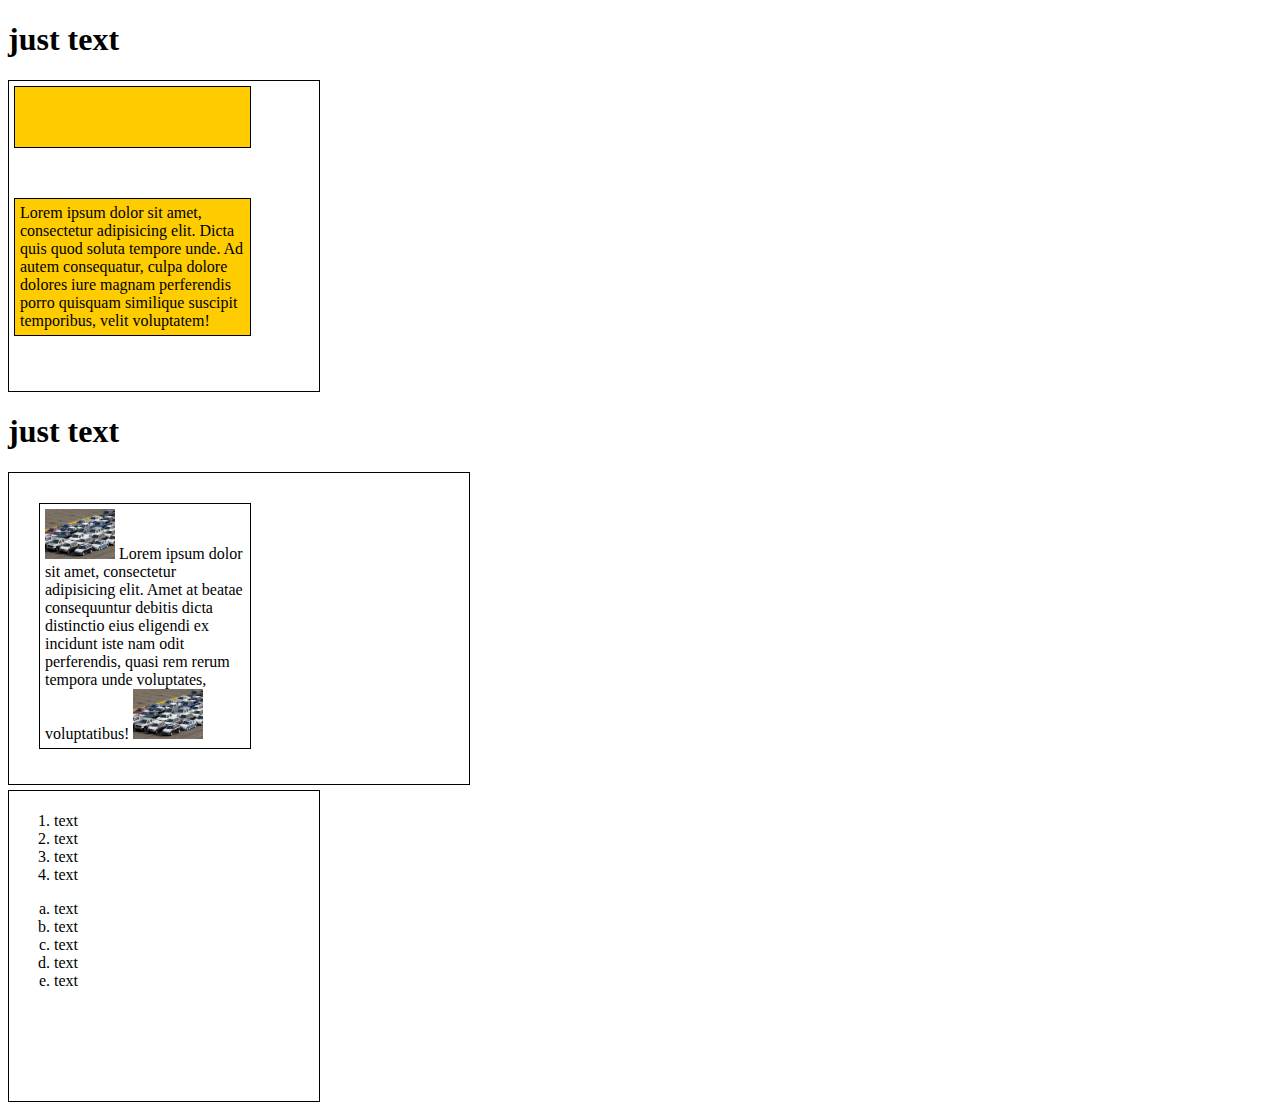
<file: Exercise1/Exercise1.html>
<!DOCTYPE html>
<html lang="en">
<head>
    <meta charset="UTF-8">
    <title>Title</title>
    <link href="exercise1.css" rel="stylesheet" type="text/css">
</head>

</style>
</head>
<body>
<h1>just text</h1>
<div class="container">
    <div class="content" style="margin-bottom: 50px; height: 50px"></div>
    <div class="content" style="text-align: left">Lorem ipsum dolor sit amet, consectetur adipisicing elit. Dicta quis quod soluta tempore unde. Ad autem consequatur, culpa dolore dolores iure magnam perferendis porro quisquam similique suscipit temporibus, velit voluptatem!</div>
</div>
<h1>just text</h1>
</body>
</html>

<div id="container" style="width: 400px; padding: 30px;">
    <div style="width: 200px">
        <img src="image.jpg" height="50px" width="70px">
        <span>Lorem ipsum dolor sit amet, consectetur adipisicing elit. Amet at beatae consequuntur debitis dicta distinctio eius eligendi ex incidunt iste nam odit perferendis, quasi rem rerum tempora unde voluptates, voluptatibus!</span>
        <img src="image.jpg" height="50px" width="70px">
    </div>
</div>

<div class="container">
    <ol>
        <li>text</li>
        <li>text</li>
        <li>text</li>
        <li>text</li>
    </ol>

    <ol style="list-style: lower-alpha">
        <li>text</li>
        <li>text</li>
        <li>text</li>
        <li>text</li>
        <li>text</li>
    </ol>
</div>
</file>
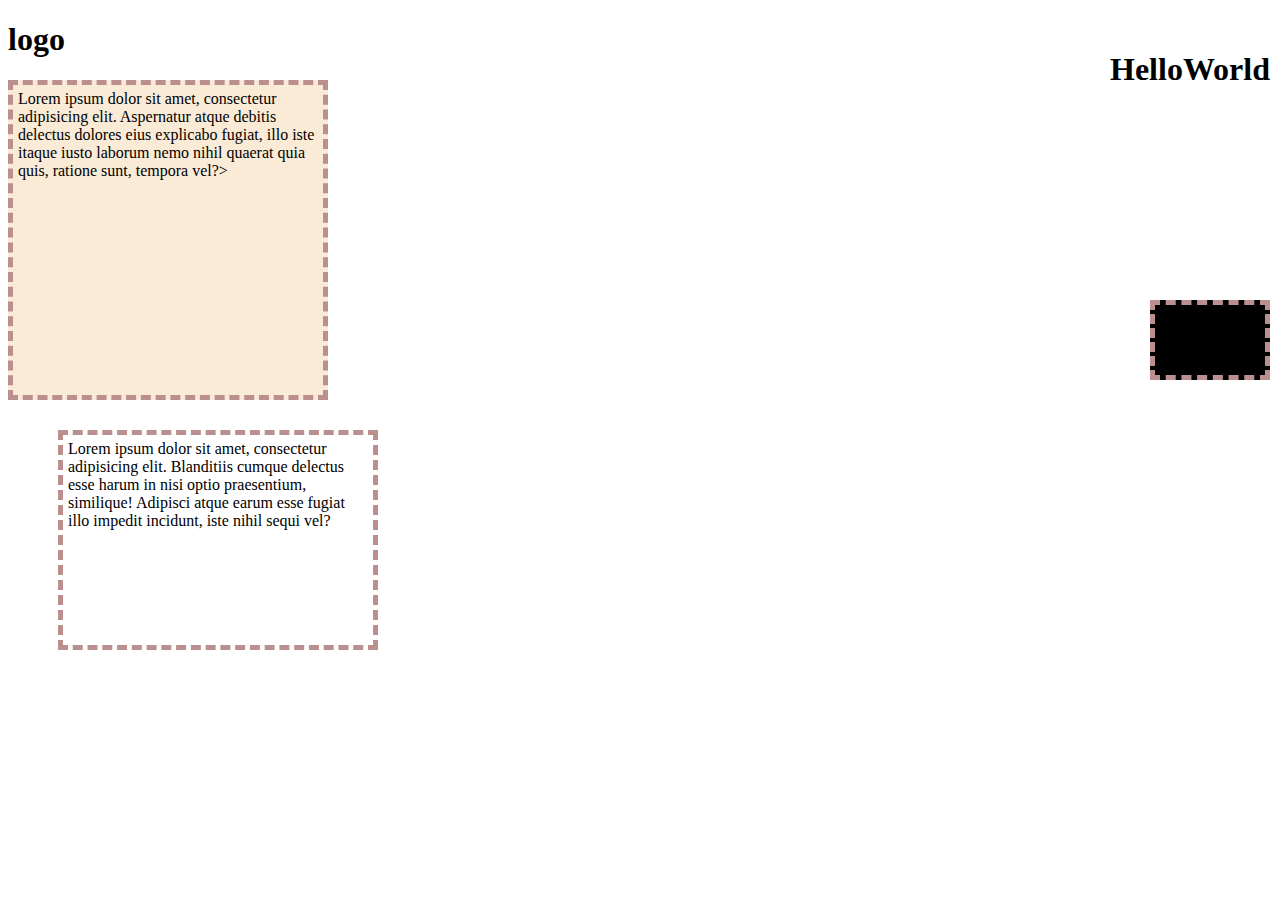
<file: Exercise2/Exercise1.html>
<!DOCTYPE html>
<html lang="en">
<head>
    <meta charset="UTF-8">
    <title>Title</title>
    <link href="exercise1.css" rel="stylesheet" type="text/css">
</head>

</style>
</head>
<body>
<h1>logo</h1>
<div class="container" style="background-color: antiquewhite">Lorem ipsum dolor sit amet, consectetur adipisicing elit. Aspernatur atque debitis delectus dolores eius explicabo fugiat, illo iste itaque iusto laborum nemo nihil quaerat quia quis, ratione sunt, tempora vel?></div>
<div class="container" style="margin-top: 30px; margin-left: 50px; height: 200px">Lorem ipsum dolor sit amet, consectetur adipisicing elit. Blanditiis cumque delectus esse harum in nisi optio praesentium, similique! Adipisci atque earum esse fugiat illo impedit incidunt, iste nihil sequi vel?</div>
<div class="right" style="width: 100px; height: 60px; "></div>
<h1 class="right"  style="top: 30px; background-color: white">HelloWorld</h1>
</body>
</html>
</file>
<file: style.css>
body {
    background-color: darkgoldenrod;

}

div{
    text-align: center;
    padding-top: 50px;
}
a {

    width: 400px;
    padding: 20px;
    color: #f6f6f6;
    background-color: #b62626;
    }

h1 {
    position: absolute;
    top: 30px;

}
</file>
<file: canvas/style.css>
img {
    display: block;
    margin-left: auto;
    margin-right: auto;
}

.canvas {
    position: relative;
    bottom: 550px;
    right: -50px;
    display: block;
    margin-left: auto;
    margin-right: auto;
}

body {
    background-image: url("background.jpg")
}

#canvas2 {
    position: absolute;
    left: 225px;
    top: 195px;
}

#canvas3 {
    position: absolute;
    left: 225px;
    top: 195px;
}
</file>
<file: Exercise3/style.css>
div {
    background-color: burlywood;
    font-size: 22px;
    text-align: center;
}

#article {
    padding-top: 10px;
    font-size: 30px;
}

body {
    margin: 0;
    padding: 0;
}

#content {
    padding: 20px;
    display: flex;
    justify-content: center;
}

#content h1 {
    width: 1000px;
}
</file>
<file: Exercise4/style.css>
table {
    font-size: 33px;
    display: flex;
    justify-content: center;
    align-items: center;
    border-collapse: collapse;
}

table tbody {
    background-color: #a4e25e;
    margin: 40px;
}

th {
   border: solid black 3px;
    padding: 10px;

}

td {
    padding: 10px;
    border-bottom: black solid 1px;
    border-right: black solid 1px;
}


body {
    margin: 0;
    background-color: #faf4ab;
}
</file>
<file: Exercise5/style.css>
#img2 {
    position: absolute;
    right: 0;
    top: 300px;
}

img {
    width: 40%;
    height: 40%;
}
</file>
<file: svgMap/style.css>
body {
    background-color: #626161;
    height: 2000px;
}

.info {
    position: relative;
    width: 110px;
    height: 30px;
    opacity: 70%;
    transition: opacity;
    transition-duration: 0.5s;
}

.textInfo {
    color: black;
    font-size: 16px;
    margin-left: 5px;
    background-color: #ffffff;
}
</file>
<file: Exercise1/exercise1.css>
div {
    border: 1px solid black;
    padding: 5px;
    margin-bottom: 5px;
}

.container {
    text-align: left;
    height: 300px;
    width: 300px;
}

.content {
    width: 75%;
    background: #fc0;
}
</file>
<file: Exercise2/exercise1.css>
div {
    border: rosybrown dashed 5px;
    padding: 5px;
    margin-bottom: 5px;
}

.container {
    text-align: left;
    height: 300px;
    width: 300px;
}

.content {
    width: 75%;
    background: #fc0;
}

.right {
    position: absolute;
    right: 10px;
    top: 300px;
    background-color: black;
}
</file>
